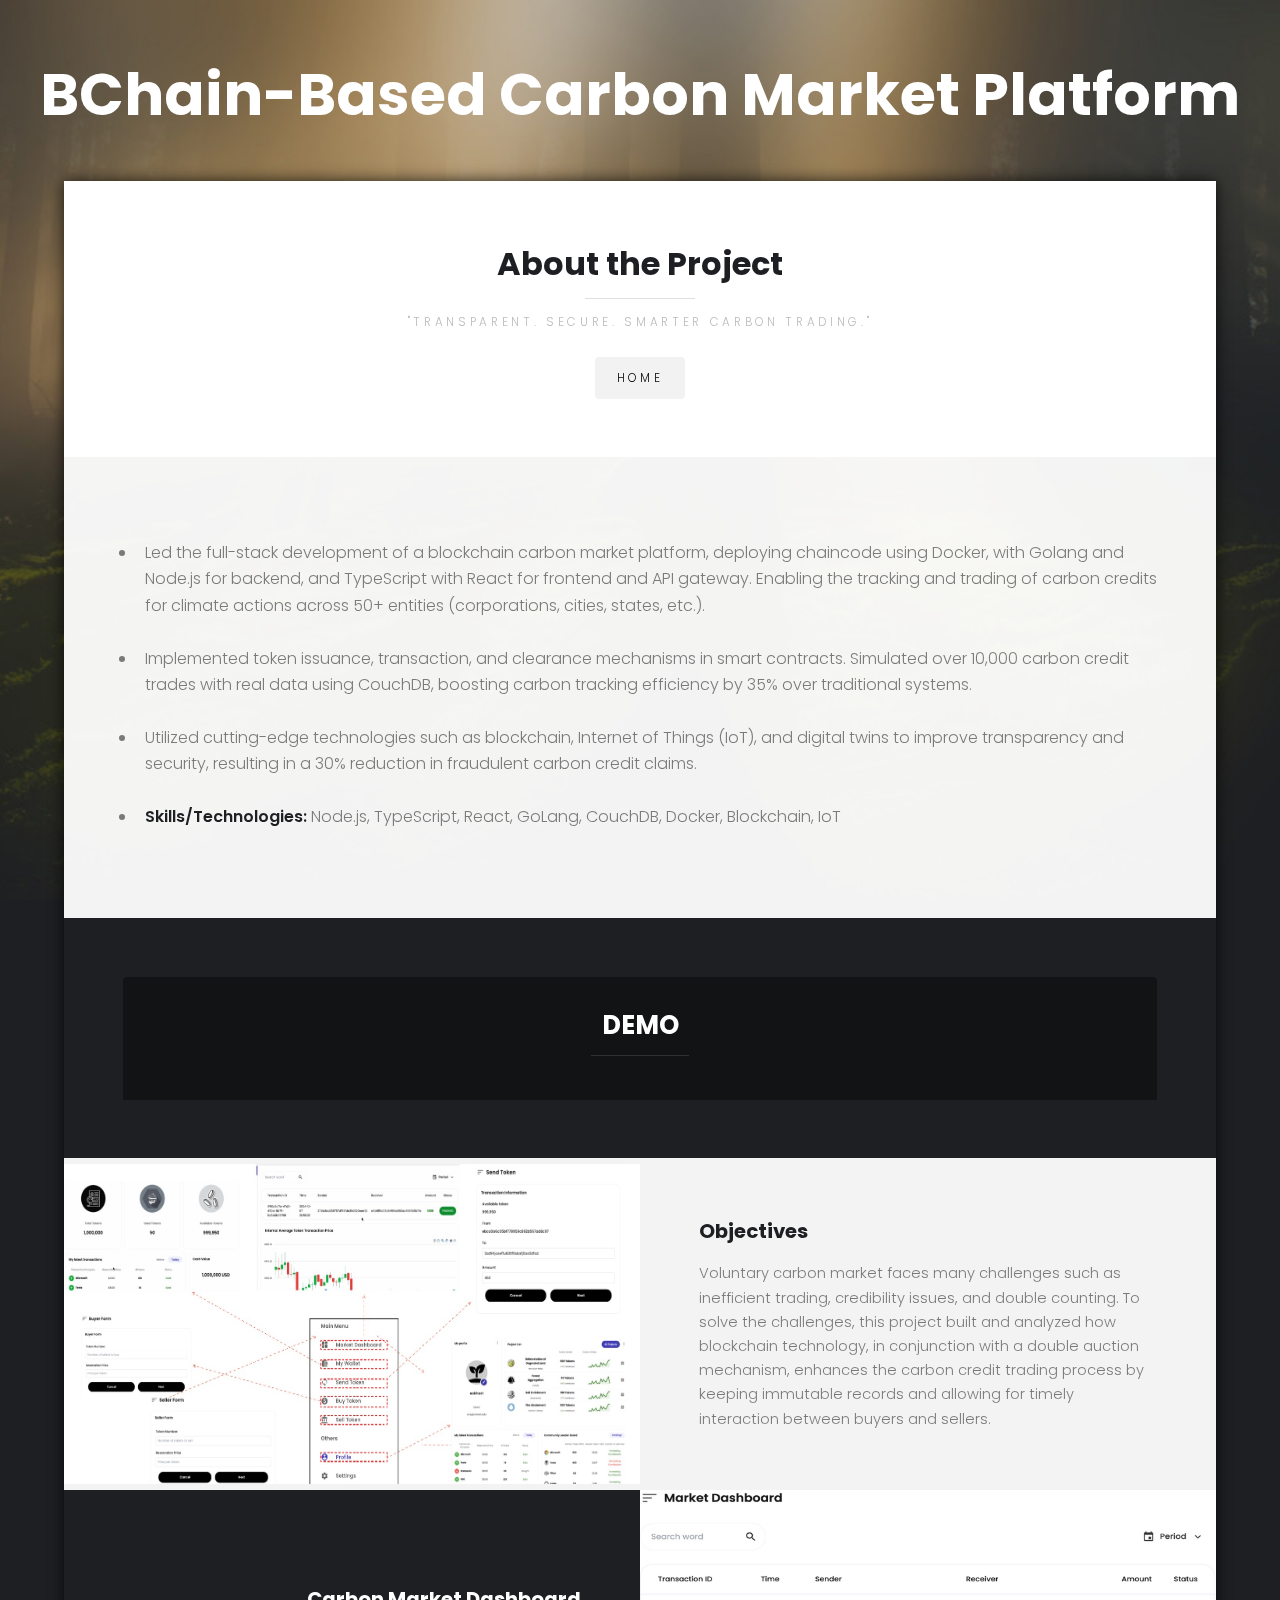
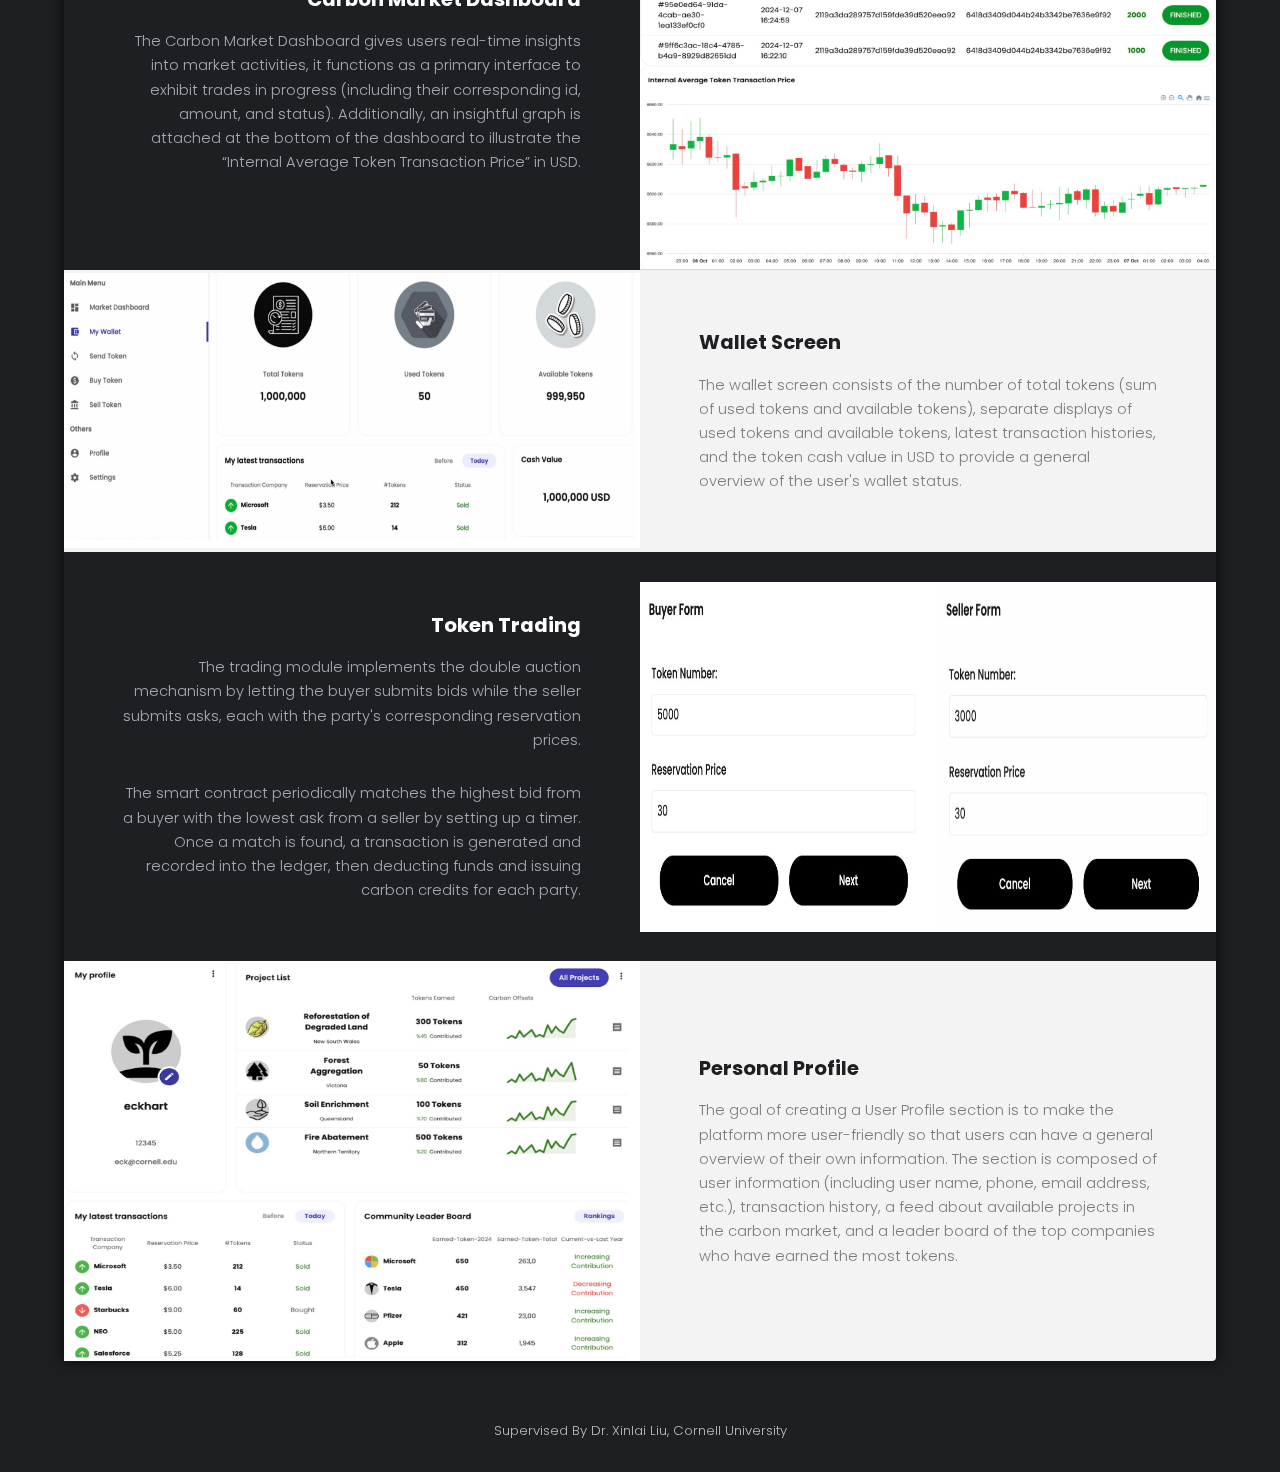
<file: bchain-cc.html>
<!DOCTYPE HTML>
<!--
	Caminar by TEMPLATED
	templated.co @templatedco
	Released for free under the Creative Commons Attribution 3.0 license (templated.co/license)
-->
<html><head>
	<title>Matthew Wang zw737@cornell.edu</title><meta charset="utf-8"><meta name="robots" content="index, follow, max-image-preview:large, max-snippet:-1, max-video-preview:-1"><meta name="viewport" content="width=device-width, initial-scale=1"><link rel="stylesheet" href="assets/css/main.css">
</head>

<body>
	<!-- <header class = "myheader">
		<a href="#" class="mylogo">Logo</a>

		<nav class="navbar">
			<a href="#">Home</a>
			<a href="#">About</a>
			<a href="#">Projects</a>
			<a href="#">Contact</a>
		</nav>
	</header> -->
		

		<!-- Header -->
			<header id="header"><div class="logo"><a href="#"> BChain-Based Carbon Market Platform </a></p>
				
			</header><!-- Main --><section id="main"><div class="inner">

				<!-- One -->
					<section id="one" class="wrapper style1">
						<!-- <div class="image fit flush">
							<img src="images/clinic.jpg" alt="" width="500" height="443"></div> -->
						<header class="special"><h2><font size="6">About the Project</font></h2>
							<p>"Transparent. Secure. Smarter Carbon Trading."</p><br>
							<p>
								<!-- <a href="https://github.com/Masasukam/Feature-Detection/" class="button">GitHub Repo</a>&nbsp;&nbsp;&nbsp;&nbsp; -->
								<!-- <a href="https://github.com/Masasukam/Clinic-Management-System" class="button">GitHub Repo</a>&nbsp;&nbsp;&nbsp;&nbsp; -->
								<a href="index.html" class="button">Home</a>
							</p>

						</header><div class="content">
							<!-- <p><center><font size = 6><strong>RELEASING IN APRIL, 2024</strong></font></center></p> --><br>
						<ul><font size=3>
							<li>Led the full-stack development of a blockchain carbon market platform, deploying chaincode using Docker, with Golang
                                and Node.js for backend, and TypeScript with React for frontend and API gateway. Enabling the tracking and trading of
                                carbon credits for climate actions across 50+ entities (corporations, cities, states, etc.).</li><br>
                            <li>Implemented token issuance, transaction, and clearance mechanisms in smart contracts. Simulated over 10,000 carbon
                                credit trades with real data using CouchDB, boosting carbon tracking efficiency by 35% over traditional systems.</li><br>
                            <li>Utilized cutting-edge technologies such as blockchain, Internet of Things (IoT), and digital twins to improve transparency
                                and security, resulting in a 30% reduction in fraudulent carbon credit claims.</li><br>
							<li><strong>Skills/Technologies:</strong> Node.js, TypeScript, React, GoLang, CouchDB, Docker, Blockchain, IoT </li>
						</font></ul>
						</div>
					</section><!-- Two --><section id="two" class="wrapper style2"><header><h2>DEMO</h2>
							<p></p>
						</header><div class="content">
							<!-- <div class="gallery">
								<div>
									<div class="image fit flush">
										<a href="images/pic03.jpg"><img src="images/pic03.jpg" alt="" width="600" height="300"></a>
									</div>
								</div>
								<div>
									<div class="image fit flush">
										<a href="images/pic01.jpg"><img src="images/pic01.jpg" alt="" width="600" height="300"></a>
									</div>
								</div>
								<div>
									<div class="image fit flush">
										<a href="images/pic04.jpg"><img src="images/pic04.jpg" alt="" width="600" height="300"></a>
									</div>
								</div>
								<div>
									<div class="image fit flush">
										<a href="images/pic05.jpg"><img src="images/pic05.jpg" alt="" width="600" height="300"></a>
									</div>
								</div>
							</div> -->
						<!-- </div> -->
					</section>
					
					<section id="three" class="wrapper">

						<div class="spotlight">
							<div class="image flush"><img src="images/overview.jpg" alt="" width="650" height="320"></div>
							<div class="inner">
								<h3>Objectives</h3>
								<p>Voluntary carbon market faces many challenges such as inefficient trading, credibility issues, and double counting. To solve the challenges, this project built and analyzed how blockchain technology, in conjunction with a double auction mechanism, enhances the carbon credit trading process by keeping immutable records and allowing for timely interaction between buyers and sellers.</p>
							</div>
						</div>
						<div class="spotlight alt">
							<div class="image flush"><img src="images/marketDashboard.jpg" alt="" width="700" height="380"></div>
							<div class="inner">
								<h3>Carbon Market Dashboard</h3>
								<p><FONT COLOR="#a7a9b1">The Carbon Market Dashboard gives users real-time insights into market activities, it functions as a primary interface to exhibit trades in progress (including their corresponding id, amount, and status). Additionally, an insightful graph is attached at the bottom of the dashboard to illustrate the “Internal Average Token Transaction Price” in USD.</FONT></p>

							</div>
						</div>
						<div class="spotlight">
							<div class="image flush"><img src="images/wallet.jpg" alt="" width="650" height="275"></div>
							<div class="inner">
								<h3>Wallet Screen</h3>
								<p>The wallet screen consists of the number of total tokens (sum of used tokens and available tokens), separate displays of used tokens and available tokens, latest transaction histories, and the token cash value in USD to provide a general overview of the user's wallet status. </p>
							</div>
						</div>
						<div class="spotlight alt">
							<div class="image flush"><img src="images/trading.jpg" alt="" width="650" height="350"></div>
							<div class="inner">
								<h3>Token Trading</h3>
								<p><FONT COLOR="#a7a9b1">The trading module implements the double auction mechanism by letting the buyer submits bids while the seller submits asks, each with the party's corresponding reservation prices.</FONT></p>
                                <p><FONT COLOR="#a7a9b1">The smart contract periodically matches the highest bid from a buyer with the lowest ask from a seller by setting up a timer. Once a match is found, a transaction is generated and recorded into the ledger, then deducting funds and issuing carbon credits for each party. </FONT></p>
							</div>
						</div>
						<div class="spotlight ">
							<div class="image flush"><img src="images/profile.jpg" alt="" width="700" height="400"></div>
							<div class="inner">
								<h3>Personal Profile</h3>
								<p>The goal of creating a User Profile section is to make the platform more user-friendly so that users can have a general overview of their own information. The section is composed of user information (including user name, phone, email address, etc.), transaction history, a feed about available projects in the carbon market, and a leader board of the top companies who have earned the most tokens.</p>

							</div>
						</div>

					</section></div>
					
			</section>
			
			<!-- <a href="index.html" class="button">Home</a> -->


			<!-- Footer --><footer id="footer"><div class="container">
				<div class="copyright">
					Supervised By Dr. Xinlai Liu, Cornell University
                </div>
			</footer>
		</div>

		<!-- Scripts -->
			<script src="assets/js/jquery.min.js"></script><script src="assets/js/jquery.poptrox.min.js"></script><script src="assets/js/skel.min.js"></script><script src="assets/js/util.js"></script><script src="assets/js/main.js"></script></body></html>
</file>
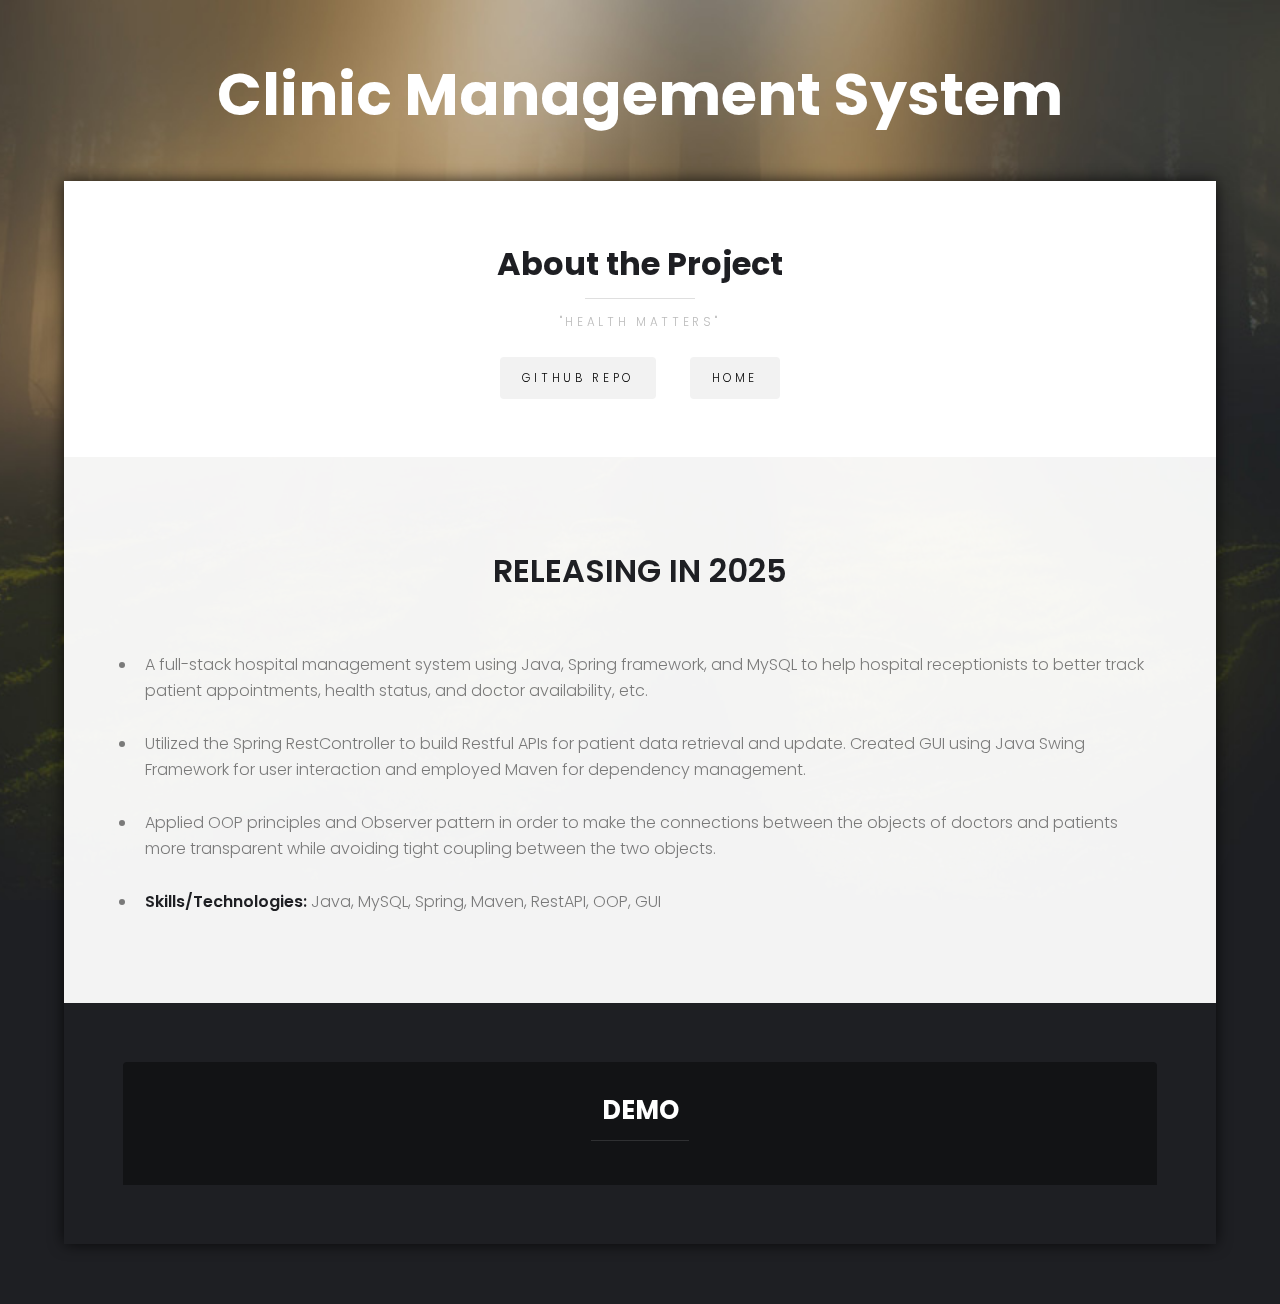
<file: clinic.html>
<!DOCTYPE HTML>
<!--
	Caminar by TEMPLATED
	templated.co @templatedco
	Released for free under the Creative Commons Attribution 3.0 license (templated.co/license)
-->
<html><head>
	<title>Matthew Wang zw737@cornell.edu</title><meta charset="utf-8"><meta name="robots" content="index, follow, max-image-preview:large, max-snippet:-1, max-video-preview:-1"><meta name="viewport" content="width=device-width, initial-scale=1"><link rel="stylesheet" href="assets/css/main.css">
</head>

<body>
	<!-- <header class = "myheader">
		<a href="#" class="mylogo">Logo</a>

		<nav class="navbar">
			<a href="#">Home</a>
			<a href="#">About</a>
			<a href="#">Projects</a>
			<a href="#">Contact</a>
		</nav>
	</header> -->
		

		<!-- Header -->
			<header id="header"><div class="logo"><a href="#"> Clinic Management System </a></p>
				
			</header><!-- Main --><section id="main"><div class="inner">

				<!-- One -->
					<section id="one" class="wrapper style1">
						<!-- <div class="image fit flush">
							<img src="images/clinic.jpg" alt="" width="500" height="443"></div> -->
						<header class="special"><h2><font size="6">About the Project</font></h2>
							<p>"Health matters"</p><br>
							<p>
								<a href="https://github.com/Masasukam/Hospital-Management-System" class="button">GitHub Repo</a>&nbsp;&nbsp;&nbsp;&nbsp;
								<!-- <a href="https://github.com/Masasukam/Clinic-Management-System" class="button">GitHub Repo</a>&nbsp;&nbsp;&nbsp;&nbsp; -->
								<a href="index.html" class="button">Home</a>
							</p>

						</header><div class="content">
							<p><center><font size = 6><strong>RELEASING IN 2025</strong></font></center></p><br>
						<ul><font size=3>
							<li>A full-stack hospital management system using Java, Spring framework, and MySQL to help
								hospital receptionists to better track patient appointments, health status, and doctor availability, etc. </li><br>
							<li>Utilized the Spring RestController to build Restful APIs for patient data retrieval and update. Created GUI using Java
								Swing Framework for user interaction and employed Maven for dependency management.</li><br>
							<li> Applied OOP principles and Observer pattern in order to make the connections between the objects of doctors and
								patients more transparent while avoiding tight coupling between the two objects.</li><br>
							<li><strong>Skills/Technologies:</strong> Java, MySQL, Spring, Maven, RestAPI, OOP, GUI </li>
						</font></ul>
						</div>
					</section><!-- Two --><section id="two" class="wrapper style2"><header><h2>DEMO</h2>
							<p></p>
						</header><div class="content">
							<!-- <div class="gallery">
								<div>
									<div class="image fit flush">
										<a href="images/pic03.jpg"><img src="images/pic03.jpg" alt="" width="600" height="300"></a>
									</div>
								</div>
								<div>
									<div class="image fit flush">
										<a href="images/pic01.jpg"><img src="images/pic01.jpg" alt="" width="600" height="300"></a>
									</div>
								</div>
								<div>
									<div class="image fit flush">
										<a href="images/pic04.jpg"><img src="images/pic04.jpg" alt="" width="600" height="300"></a>
									</div>
								</div>
								<div>
									<div class="image fit flush">
										<a href="images/pic05.jpg"><img src="images/pic05.jpg" alt="" width="600" height="300"></a>
									</div>
								</div>
							</div> -->
						<!-- </div> -->
					</section>
					
					<section id="three" class="wrapper">
						<!-- <div class="spotlight">
							<div class="image flush"><img src="images/pic06.jpg" alt="" width="700" height="430"></div>
							<div class="inner">
								<h3>Clinic Management System</h3>
								<p>Curabitur eget semper ante. Morbi eleifend ultricies est, a blandit diam vehicula vel. Vestibulum porttitor nisi quis viverra hendrerit. Suspendisse vel volutpat nibh, vel elementum lacus. Maecenas commodo pulvinar dui, at cursus metus imperdiet vel.</p>
							</div>
						</div>
						<div class="spotlight alt">
							<div class="image flush"><img src="images/pic07.jpg" alt="" width="700" height="430"></div>
							<div class="inner">
								<h3>Website Generator</h3>
								<p>Curabitur eget semper ante. Morbi eleifend ultricies est, a blandit diam vehicula vel. Vestibulum porttitor nisi quis viverra hendrerit. Suspendisse vel volutpat nibh, vel elementum lacus. Maecenas commodo pulvinar dui, at cursus metus imperdiet vel.</p>

							</div>
						</div>
						<div class="spotlight">
							<div class="image flush"><img src="images/pic08.jpg" alt="" width="700" height="430"></div>
							<div class="inner">
								<h3>Parallel Computing Fish School Search</h3>
								<p>Curabitur eget semper ante. Morbi eleifend ultricies est, a blandit diam vehicula vel. Vestibulum porttitor nisi quis viverra hendrerit. Suspendisse vel volutpat nibh, vel elementum lacus. Maecenas commodo pulvinar dui, at cursus metus imperdiet vel.</p>

							</div>
						</div>
						<div class="spotlight alt">
							<div class="image flush"><img src="images/pic07.jpg" alt="" width="700" height="430"></div>
							<div class="inner">
								<h3>Feature Detection</h3>
								<p>Curabitur eget semper ante. Morbi eleifend ultricies est, a blandit diam vehicula vel. Vestibulum porttitor nisi quis viverra hendrerit. Suspendisse vel volutpat nibh, vel elementum lacus. Maecenas commodo pulvinar dui, at cursus metus imperdiet vel.</p>

							</div>
						</div> -->
						<!-- <a href="index.html" class="button">Home</a> -->
					</section></div>
					
			</section>
			
			<!-- Footer --><footer id="footer"><div class="container">
				
			</footer>
		</div>

		<!-- Scripts -->
			<script src="assets/js/jquery.min.js"></script><script src="assets/js/jquery.poptrox.min.js"></script><script src="assets/js/skel.min.js"></script><script src="assets/js/util.js"></script><script src="assets/js/main.js"></script></body></html>
</file>
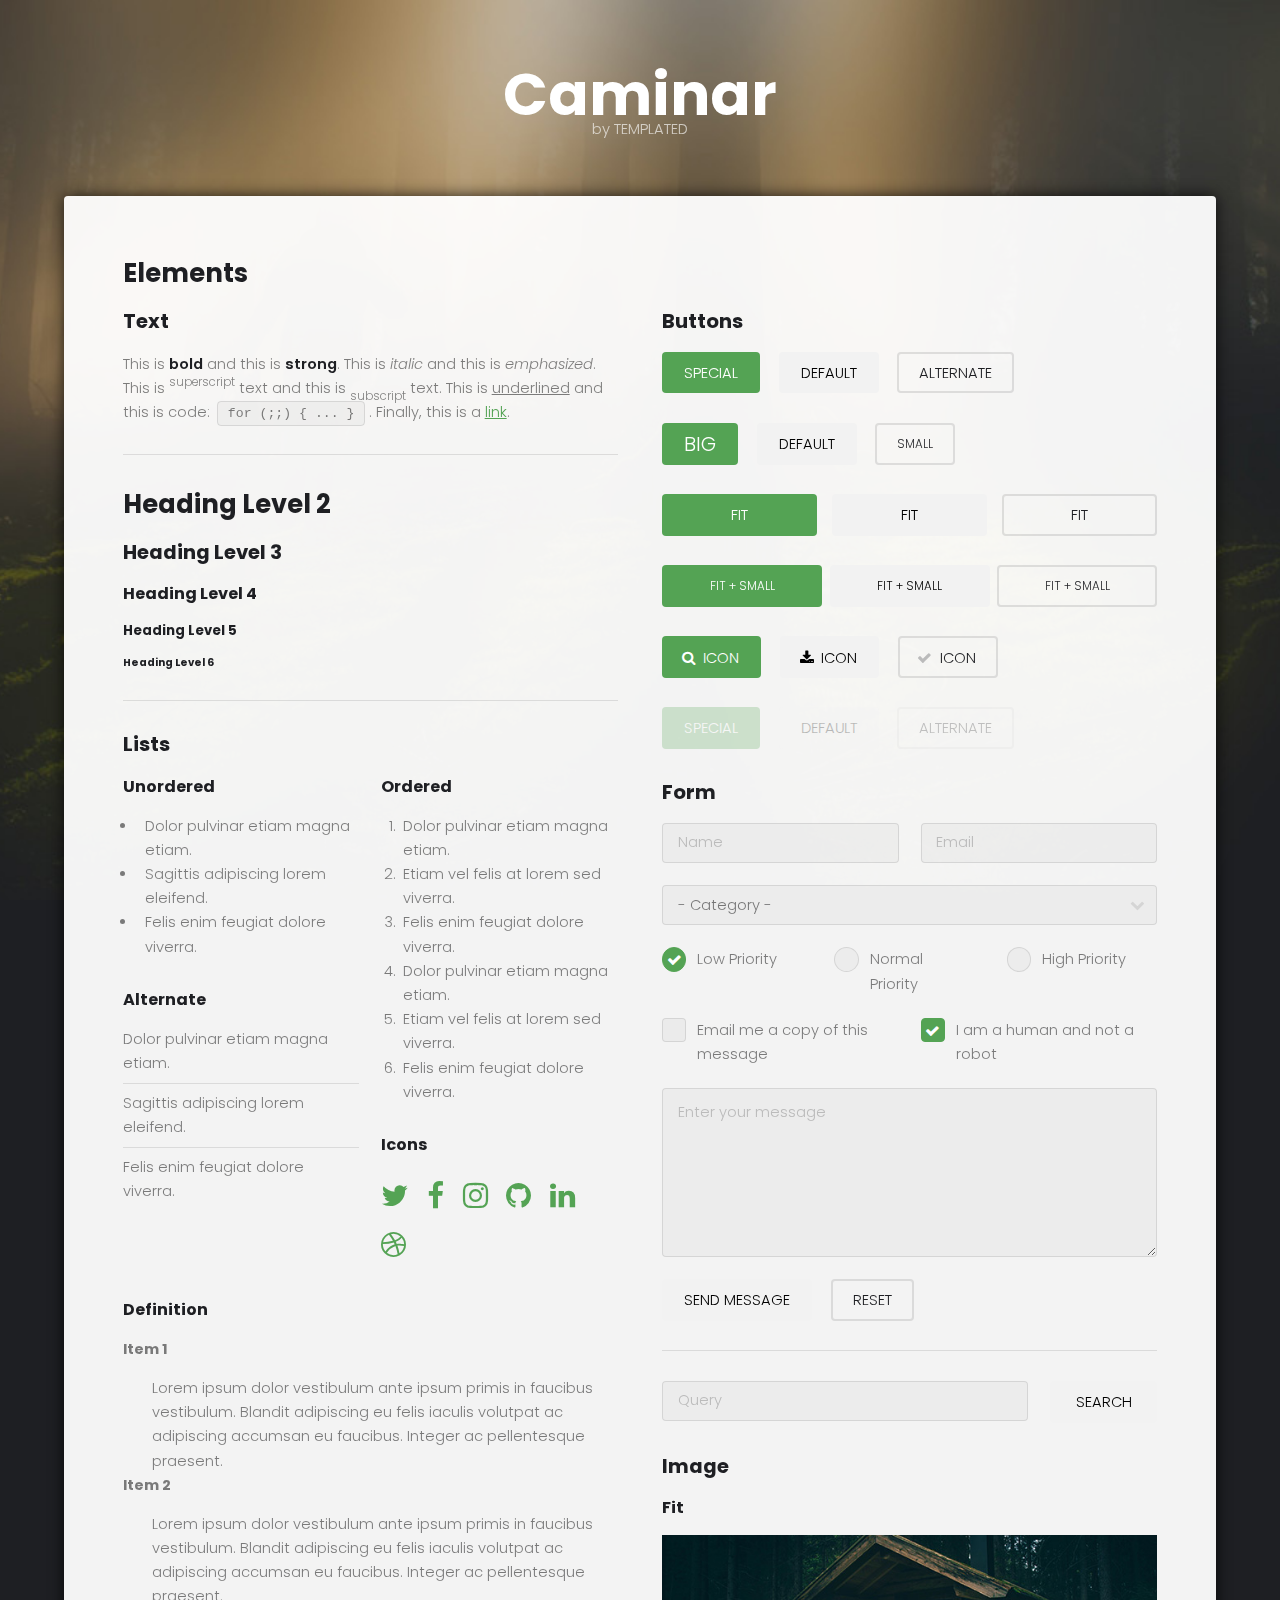
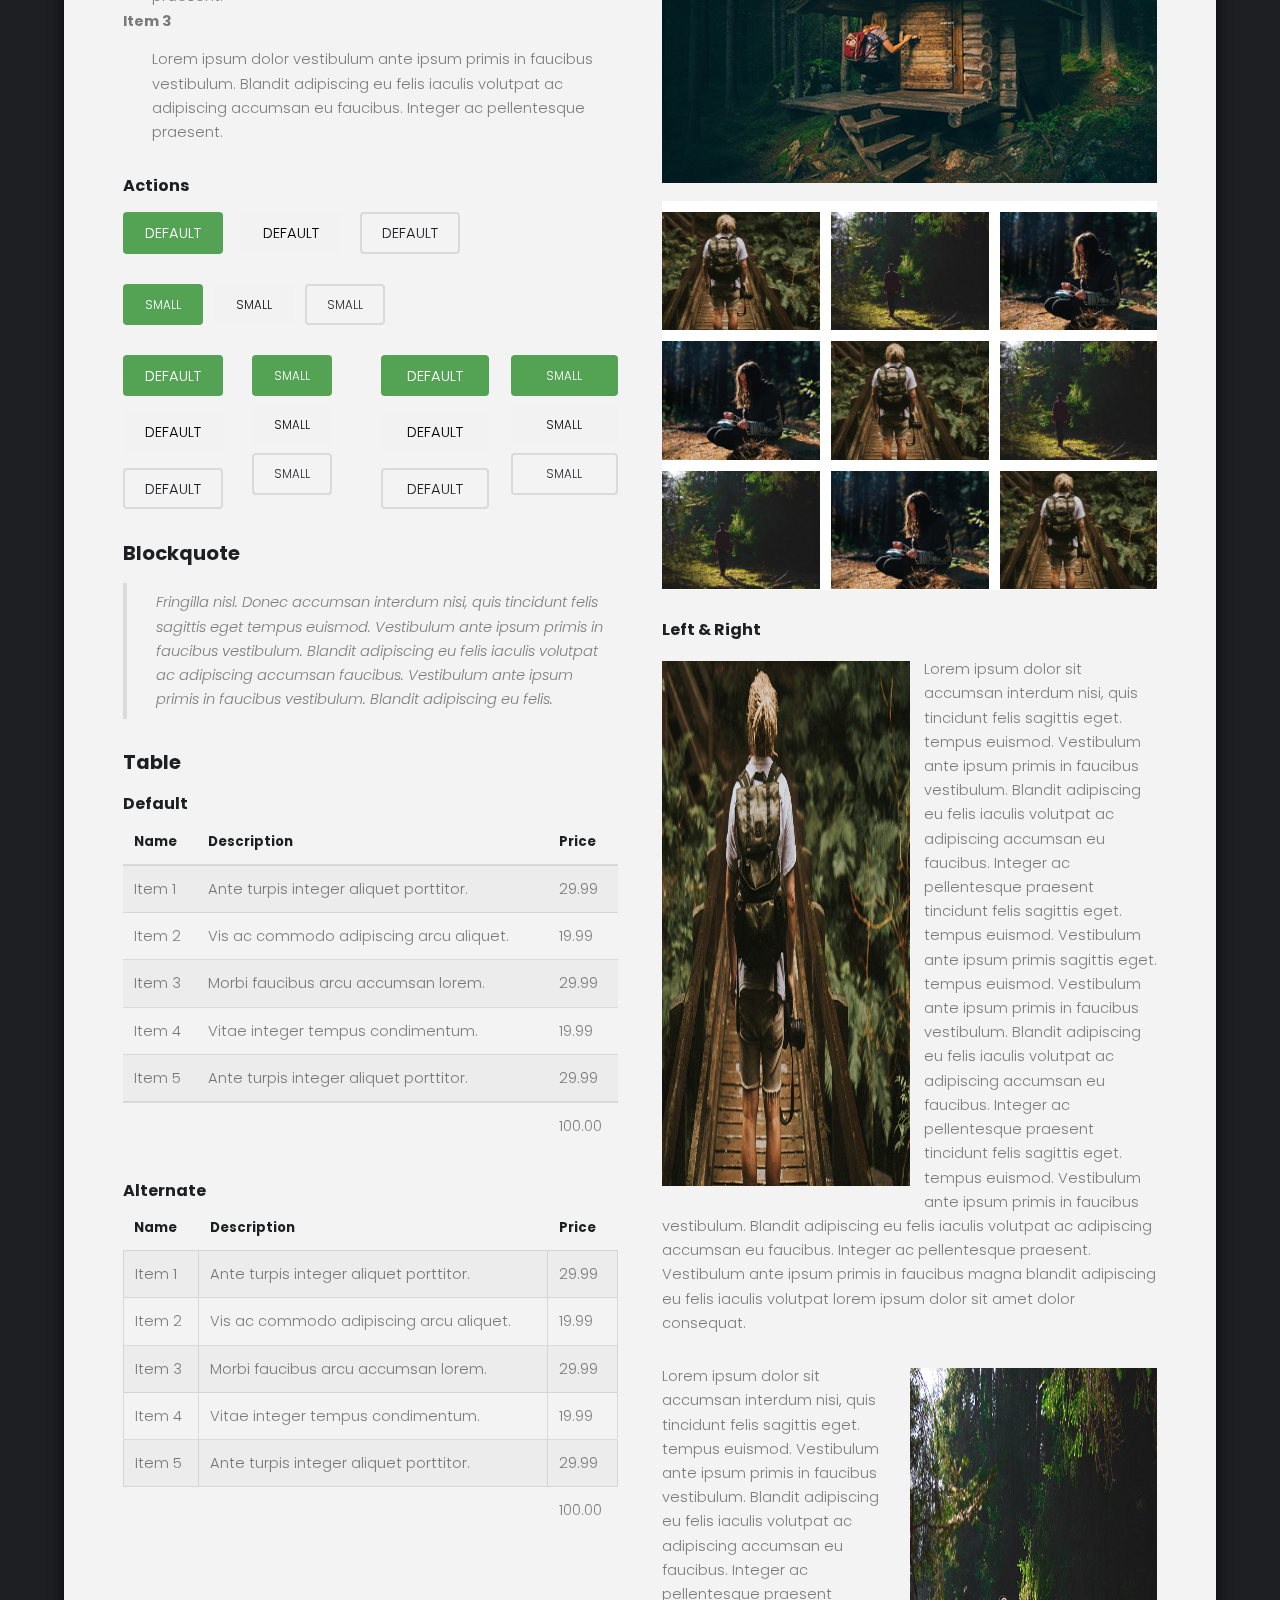
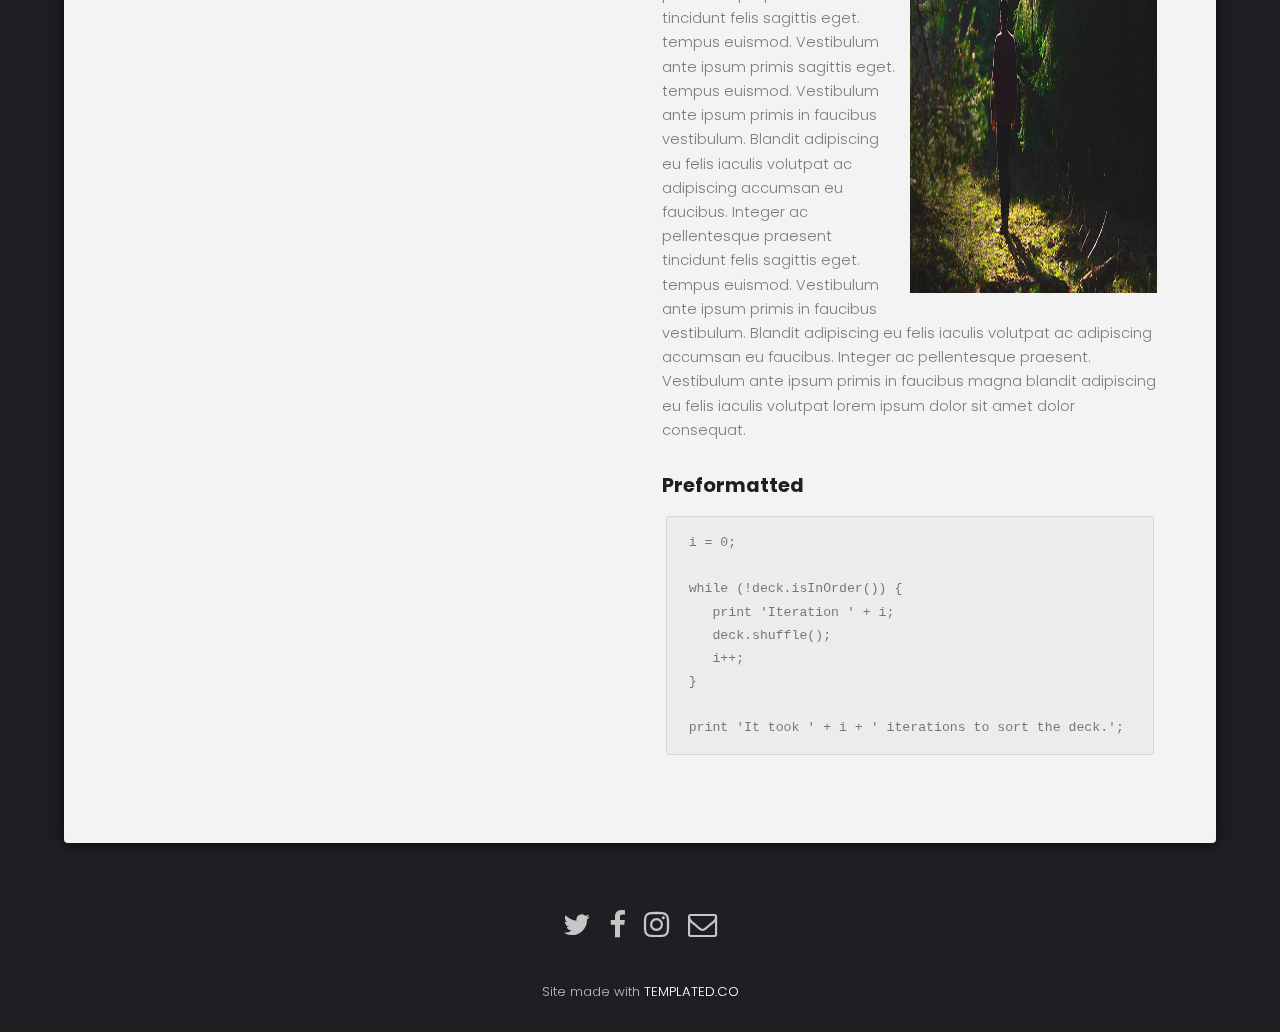
<file: elements.html>
<!DOCTYPE HTML>
<!--
	Caminar by TEMPLATED
	templated.co @templatedco
	Released for free under the Creative Commons Attribution 3.0 license (templated.co/license)
--><html><head><title>Caminar by TEMPLATED</title><meta charset="utf-8"><meta name="robots" content="index, follow, max-image-preview:large, max-snippet:-1, max-video-preview:-1"><meta name="viewport" content="width=device-width, initial-scale=1"><link rel="stylesheet" href="assets/css/main.css"></head><body>

		<!-- Header -->
			<header id="header"><div class="logo"><a href="#">Caminar <span>by TEMPLATED</span></a></div>
			</header><!-- Main --><section id="main"><div class="inner">
					<div class="wrapper style1">
						<div class="content">

							<!-- Elements -->
								<h2 id="elements">Elements</h2>
								<div class="row 200%">
									<div class="6u 12u$(medium)">

										<!-- Text stuff -->
											<h3>Text</h3>
											<p>This is <b>bold</b> and this is <strong>strong</strong>. This is <i>italic</i> and this is <em>emphasized</em>.
											This is <sup>superscript</sup> text and this is <sub>subscript</sub> text.
											This is <u>underlined</u> and this is code: <code>for (;;) { ... }</code>.
											Finally, this is a <a href="#">link</a>.</p>
											<hr><h2>Heading Level 2</h2>
											<h3>Heading Level 3</h3>
											<h4>Heading Level 4</h4>
											<h5>Heading Level 5</h5>
											<h6>Heading Level 6</h6>
											<hr><!-- Lists --><h3>Lists</h3>
											<div class="row">
												<div class="6u 12u$(small)">

													<h4>Unordered</h4>
													<ul><li>Dolor pulvinar etiam magna etiam.</li>
														<li>Sagittis adipiscing lorem eleifend.</li>
														<li>Felis enim feugiat dolore viverra.</li>
													</ul><h4>Alternate</h4>
													<ul class="alt"><li>Dolor pulvinar etiam magna etiam.</li>
														<li>Sagittis adipiscing lorem eleifend.</li>
														<li>Felis enim feugiat dolore viverra.</li>
													</ul></div>
												<div class="6u$ 12u$(small)">

													<h4>Ordered</h4>
													<ol><li>Dolor pulvinar etiam magna etiam.</li>
														<li>Etiam vel felis at lorem sed viverra.</li>
														<li>Felis enim feugiat dolore viverra.</li>
														<li>Dolor pulvinar etiam magna etiam.</li>
														<li>Etiam vel felis at lorem sed viverra.</li>
														<li>Felis enim feugiat dolore viverra.</li>
													</ol><h4>Icons</h4>
													<ul class="icons"><li><a href="#" class="icon fa-twitter"><span class="label">Twitter</span></a></li>
														<li><a href="#" class="icon fa-facebook"><span class="label">Facebook</span></a></li>
														<li><a href="#" class="icon fa-instagram"><span class="label">Instagram</span></a></li>
														<li><a href="#" class="icon fa-github"><span class="label">Github</span></a></li>
														<li><a href="#" class="icon fa-linkedin"><span class="label">LinkedIn</span></a></li>
														<li><a href="#" class="icon fa-dribbble"><span class="label">Dribbble</span></a></li>
													</ul></div>
											</div>
											<h4>Definition</h4>
											<dl><dt>Item 1</dt>
												<dd>
													<p>Lorem ipsum dolor vestibulum ante ipsum primis in faucibus vestibulum. Blandit adipiscing eu felis iaculis volutpat ac adipiscing accumsan eu faucibus. Integer ac pellentesque praesent.</p>
												</dd>
												<dt>Item 2</dt>
												<dd>
													<p>Lorem ipsum dolor vestibulum ante ipsum primis in faucibus vestibulum. Blandit adipiscing eu felis iaculis volutpat ac adipiscing accumsan eu faucibus. Integer ac pellentesque praesent.</p>
												</dd>
												<dt>Item 3</dt>
												<dd>
													<p>Lorem ipsum dolor vestibulum ante ipsum primis in faucibus vestibulum. Blandit adipiscing eu felis iaculis volutpat ac adipiscing accumsan eu faucibus. Integer ac pellentesque praesent.</p>
												</dd>
											</dl><h4>Actions</h4>
											<ul class="actions"><li><a href="#" class="button special">Default</a></li>
												<li><a href="#" class="button">Default</a></li>
												<li><a href="#" class="button alt">Default</a></li>
											</ul><ul class="actions small"><li><a href="#" class="button special small">Small</a></li>
												<li><a href="#" class="button small">Small</a></li>
												<li><a href="#" class="button alt small">Small</a></li>
											</ul><div class="row">
												<div class="3u 12u$(small)">
													<ul class="actions vertical"><li><a href="#" class="button special">Default</a></li>
														<li><a href="#" class="button">Default</a></li>
														<li><a href="#" class="button alt">Default</a></li>
													</ul></div>
												<div class="3u 12u$(small)">
													<ul class="actions vertical small"><li><a href="#" class="button special small">Small</a></li>
														<li><a href="#" class="button small">Small</a></li>
														<li><a href="#" class="button alt small">Small</a></li>
													</ul></div>
												<div class="3u 12u$(small)">
													<ul class="actions vertical"><li><a href="#" class="button special fit">Default</a></li>
														<li><a href="#" class="button fit">Default</a></li>
														<li><a href="#" class="button alt fit">Default</a></li>
													</ul></div>
												<div class="3u$ 12u$(small)">
													<ul class="actions vertical small"><li><a href="#" class="button special small fit">Small</a></li>
														<li><a href="#" class="button small fit">Small</a></li>
														<li><a href="#" class="button alt small fit">Small</a></li>
													</ul></div>
											</div>

										<!-- Blockquote -->
											<h3>Blockquote</h3>
											<blockquote>Fringilla nisl. Donec accumsan interdum nisi, quis tincidunt felis sagittis eget tempus euismod. Vestibulum ante ipsum primis in faucibus vestibulum. Blandit adipiscing eu felis iaculis volutpat ac adipiscing accumsan faucibus. Vestibulum ante ipsum primis in faucibus vestibulum. Blandit adipiscing eu felis.</blockquote>

										<!-- Table -->
											<h3>Table</h3>

											<h4>Default</h4>
											<div class="table-wrapper">
												<table><thead><tr><th>Name</th>
															<th>Description</th>
															<th>Price</th>
														</tr></thead><tbody><tr><td>Item 1</td>
															<td>Ante turpis integer aliquet porttitor.</td>
															<td>29.99</td>
														</tr><tr><td>Item 2</td>
															<td>Vis ac commodo adipiscing arcu aliquet.</td>
															<td>19.99</td>
														</tr><tr><td>Item 3</td>
															<td> Morbi faucibus arcu accumsan lorem.</td>
															<td>29.99</td>
														</tr><tr><td>Item 4</td>
															<td>Vitae integer tempus condimentum.</td>
															<td>19.99</td>
														</tr><tr><td>Item 5</td>
															<td>Ante turpis integer aliquet porttitor.</td>
															<td>29.99</td>
														</tr></tbody><tfoot><tr><td colspan="2"></td>
															<td>100.00</td>
														</tr></tfoot></table></div>

											<h4>Alternate</h4>
											<div class="table-wrapper">
												<table class="alt"><thead><tr><th>Name</th>
															<th>Description</th>
															<th>Price</th>
														</tr></thead><tbody><tr><td>Item 1</td>
															<td>Ante turpis integer aliquet porttitor.</td>
															<td>29.99</td>
														</tr><tr><td>Item 2</td>
															<td>Vis ac commodo adipiscing arcu aliquet.</td>
															<td>19.99</td>
														</tr><tr><td>Item 3</td>
															<td> Morbi faucibus arcu accumsan lorem.</td>
															<td>29.99</td>
														</tr><tr><td>Item 4</td>
															<td>Vitae integer tempus condimentum.</td>
															<td>19.99</td>
														</tr><tr><td>Item 5</td>
															<td>Ante turpis integer aliquet porttitor.</td>
															<td>29.99</td>
														</tr></tbody><tfoot><tr><td colspan="2"></td>
															<td>100.00</td>
														</tr></tfoot></table></div>

									</div>
									<div class="6u$ 12u$(medium)">

										<!-- Buttons -->
											<h3>Buttons</h3>
											<ul class="actions"><li><a href="#" class="button special">Special</a></li>
												<li><a href="#" class="button">Default</a></li>
												<li><a href="#" class="button alt">Alternate</a></li>
											</ul><ul class="actions"><li><a href="#" class="button special big">Big</a></li>
												<li><a href="#" class="button">Default</a></li>
												<li><a href="#" class="button alt small">Small</a></li>
											</ul><ul class="actions fit"><li><a href="#" class="button special fit">Fit</a></li>
												<li><a href="#" class="button fit">Fit</a></li>
												<li><a href="#" class="button alt fit">Fit</a></li>
											</ul><ul class="actions fit small"><li><a href="#" class="button special fit small">Fit + Small</a></li>
												<li><a href="#" class="button fit small">Fit + Small</a></li>
												<li><a href="#" class="button alt fit small">Fit + Small</a></li>
											</ul><ul class="actions"><li><a href="#" class="button special icon fa-search">Icon</a></li>
												<li><a href="#" class="button icon fa-download">Icon</a></li>
												<li><a href="#" class="button alt icon fa-check">Icon</a></li>
											</ul><ul class="actions"><li><span class="button special disabled">Special</span></li>
												<li><span class="button disabled">Default</span></li>
												<li><span class="button alt disabled">Alternate</span></li>
											</ul><!-- Form --><h3>Form</h3>

											<form method="post" action="#">
												<div class="row uniform">
													<div class="6u 12u$(xsmall)">
														<input type="text" name="name" id="name" value="" placeholder="Name"></div>
													<div class="6u$ 12u$(xsmall)">
														<input type="email" name="email" id="email" value="" placeholder="Email"></div>
													<!-- Break -->
													<div class="12u$">
														<div class="select-wrapper">
															<select name="category" id="category"><option value="">- Category -</option><option value="1">Manufacturing</option><option value="1">Shipping</option><option value="1">Administration</option><option value="1">Human Resources</option></select></div>
													</div>
													<!-- Break -->
													<div class="4u 12u$(small)">
														<input type="radio" id="priority-low" name="priority" checked><label for="priority-low">Low Priority</label>
													</div>
													<div class="4u 12u$(small)">
														<input type="radio" id="priority-normal" name="priority"><label for="priority-normal">Normal Priority</label>
													</div>
													<div class="4u$ 12u$(small)">
														<input type="radio" id="priority-high" name="priority"><label for="priority-high">High Priority</label>
													</div>
													<!-- Break -->
													<div class="6u 12u$(small)">
														<input type="checkbox" id="copy" name="copy"><label for="copy">Email me a copy of this message</label>
													</div>
													<div class="6u$ 12u$(small)">
														<input type="checkbox" id="human" name="human" checked><label for="human">I am a human and not a robot</label>
													</div>
													<!-- Break -->
													<div class="12u$">
														<textarea name="message" id="message" placeholder="Enter your message" rows="6"></textarea></div>
													<!-- Break -->
													<div class="12u$">
														<ul class="actions"><li><input type="submit" value="Send Message"></li>
															<li><input type="reset" value="Reset" class="alt"></li>
														</ul></div>
												</div>
											</form>

											<hr><form method="post" action="#">
												<div class="row uniform">
													<div class="9u 12u$(small)">
														<input type="text" name="query" id="query" value="" placeholder="Query"></div>
													<div class="3u$ 12u$(small)">
														<input type="submit" value="Search" class="fit"></div>
												</div>
											</form>

										<!-- Image -->
											<h3>Image</h3>

											<h4>Fit</h4>
											<span class="image fit"><img src="images/pic01.jpg" alt="" width="600" height="300"></span>
											<div class="box alt">
												<div class="row 50% uniform">
													<div class="4u"><span class="image fit"><img src="images/pic06.jpg" alt="" width="700" height="525"></span></div>
													<div class="4u"><span class="image fit"><img src="images/pic07.jpg" alt="" width="700" height="525"></span></div>
													<div class="4u$"><span class="image fit"><img src="images/pic08.jpg" alt="" width="700" height="525"></span></div>
													<!-- Break -->
													<div class="4u"><span class="image fit"><img src="images/pic08.jpg" alt="" width="700" height="525"></span></div>
													<div class="4u"><span class="image fit"><img src="images/pic06.jpg" alt="" width="700" height="525"></span></div>
													<div class="4u$"><span class="image fit"><img src="images/pic07.jpg" alt="" width="700" height="525"></span></div>
													<!-- Break -->
													<div class="4u"><span class="image fit"><img src="images/pic07.jpg" alt="" width="700" height="525"></span></div>
													<div class="4u"><span class="image fit"><img src="images/pic08.jpg" alt="" width="700" height="525"></span></div>
													<div class="4u$"><span class="image fit"><img src="images/pic06.jpg" alt="" width="700" height="525"></span></div>
												</div>
											</div>

											<h4>Left &amp; Right</h4>
											<p><span class="image left"><img src="images/pic06.jpg" alt="" width="700" height="525"></span>Lorem ipsum dolor sit accumsan interdum nisi, quis tincidunt felis sagittis eget. tempus euismod. Vestibulum ante ipsum primis in faucibus vestibulum. Blandit adipiscing eu felis iaculis volutpat ac adipiscing accumsan eu faucibus. Integer ac pellentesque praesent tincidunt felis sagittis eget. tempus euismod. Vestibulum ante ipsum primis sagittis eget. tempus euismod. Vestibulum ante ipsum primis in faucibus vestibulum. Blandit adipiscing eu felis iaculis volutpat ac adipiscing accumsan eu faucibus. Integer ac pellentesque praesent tincidunt felis sagittis eget. tempus euismod. Vestibulum ante ipsum primis in faucibus vestibulum. Blandit adipiscing eu felis iaculis volutpat ac adipiscing accumsan eu faucibus. Integer ac pellentesque praesent. Vestibulum ante ipsum primis in faucibus magna blandit adipiscing eu felis iaculis volutpat lorem ipsum dolor sit amet dolor consequat.</p>
											<p><span class="image right"><img src="images/pic07.jpg" alt="" width="700" height="525"></span>Lorem ipsum dolor sit accumsan interdum nisi, quis tincidunt felis sagittis eget. tempus euismod. Vestibulum ante ipsum primis in faucibus vestibulum. Blandit adipiscing eu felis iaculis volutpat ac adipiscing accumsan eu faucibus. Integer ac pellentesque praesent tincidunt felis sagittis eget. tempus euismod. Vestibulum ante ipsum primis sagittis eget. tempus euismod. Vestibulum ante ipsum primis in faucibus vestibulum. Blandit adipiscing eu felis iaculis volutpat ac adipiscing accumsan eu faucibus. Integer ac pellentesque praesent tincidunt felis sagittis eget. tempus euismod. Vestibulum ante ipsum primis in faucibus vestibulum. Blandit adipiscing eu felis iaculis volutpat ac adipiscing accumsan eu faucibus. Integer ac pellentesque praesent. Vestibulum ante ipsum primis in faucibus magna blandit adipiscing eu felis iaculis volutpat lorem ipsum dolor sit amet dolor consequat.</p>

										<!-- Preformatted Code -->
											<h3>Preformatted</h3>
											<pre><code>i = 0;

while (!deck.isInOrder()) {
   print 'Iteration ' + i;
   deck.shuffle();
   i++;
}

print 'It took ' + i + ' iterations to sort the deck.';
</code></pre>

									</div>
								</div>
							</div>

						</div>
					</div>
			</section><!-- Footer --><footer id="footer"><div class="container">
					<ul class="icons"><li><a href="#" class="icon fa-twitter"><span class="label">Twitter</span></a></li>
						<li><a href="#" class="icon fa-facebook"><span class="label">Facebook</span></a></li>
						<li><a href="#" class="icon fa-instagram"><span class="label">Instagram</span></a></li>
						<li><a href="#" class="icon fa-envelope-o"><span class="label">Email</span></a></li>
					</ul></div>
			</footer><div class="copyright">
			Site made with <a href="https://templated.co/">TEMPLATED.CO</a>
		</div>

		<!-- Scripts -->
			<script src="assets/js/jquery.min.js"></script><script src="assets/js/jquery.poptrox.min.js"></script><script src="assets/js/skel.min.js"></script><script src="assets/js/util.js"></script><script src="assets/js/main.js"></script></body></html>
</file>
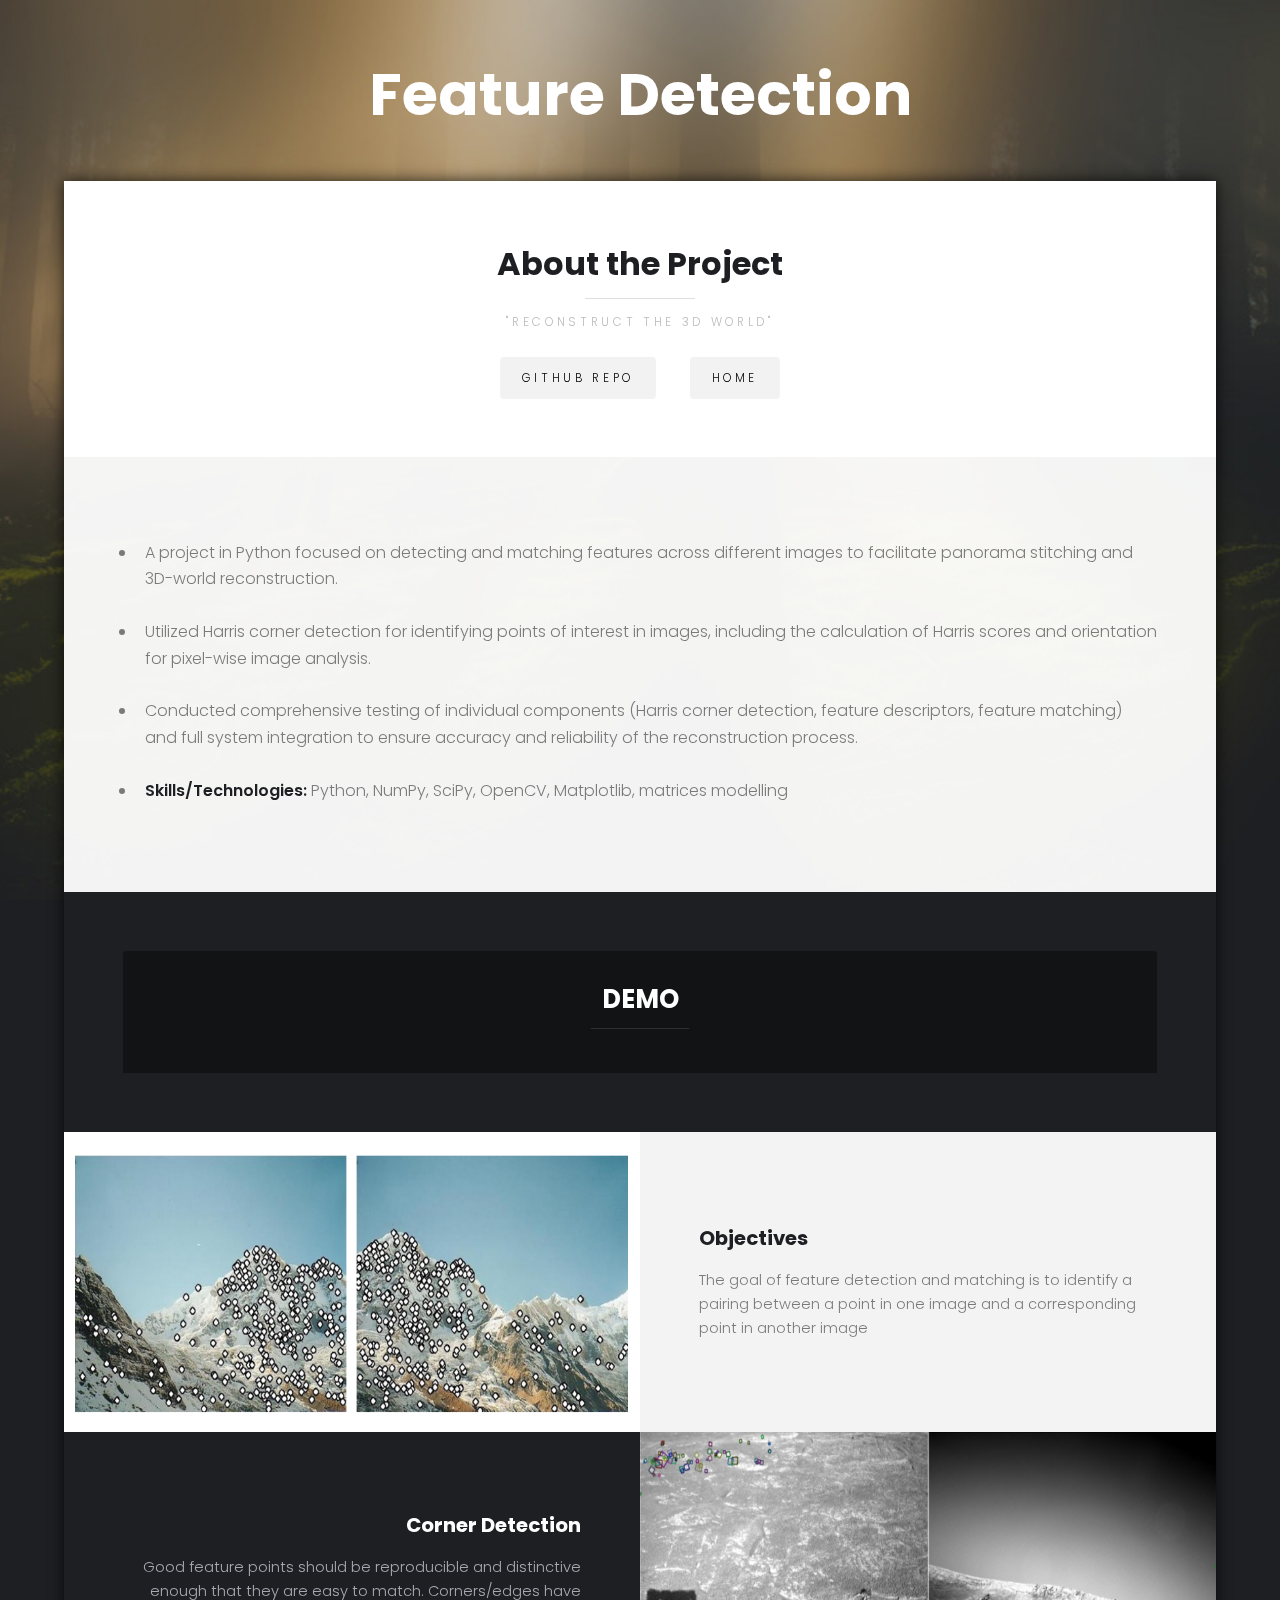
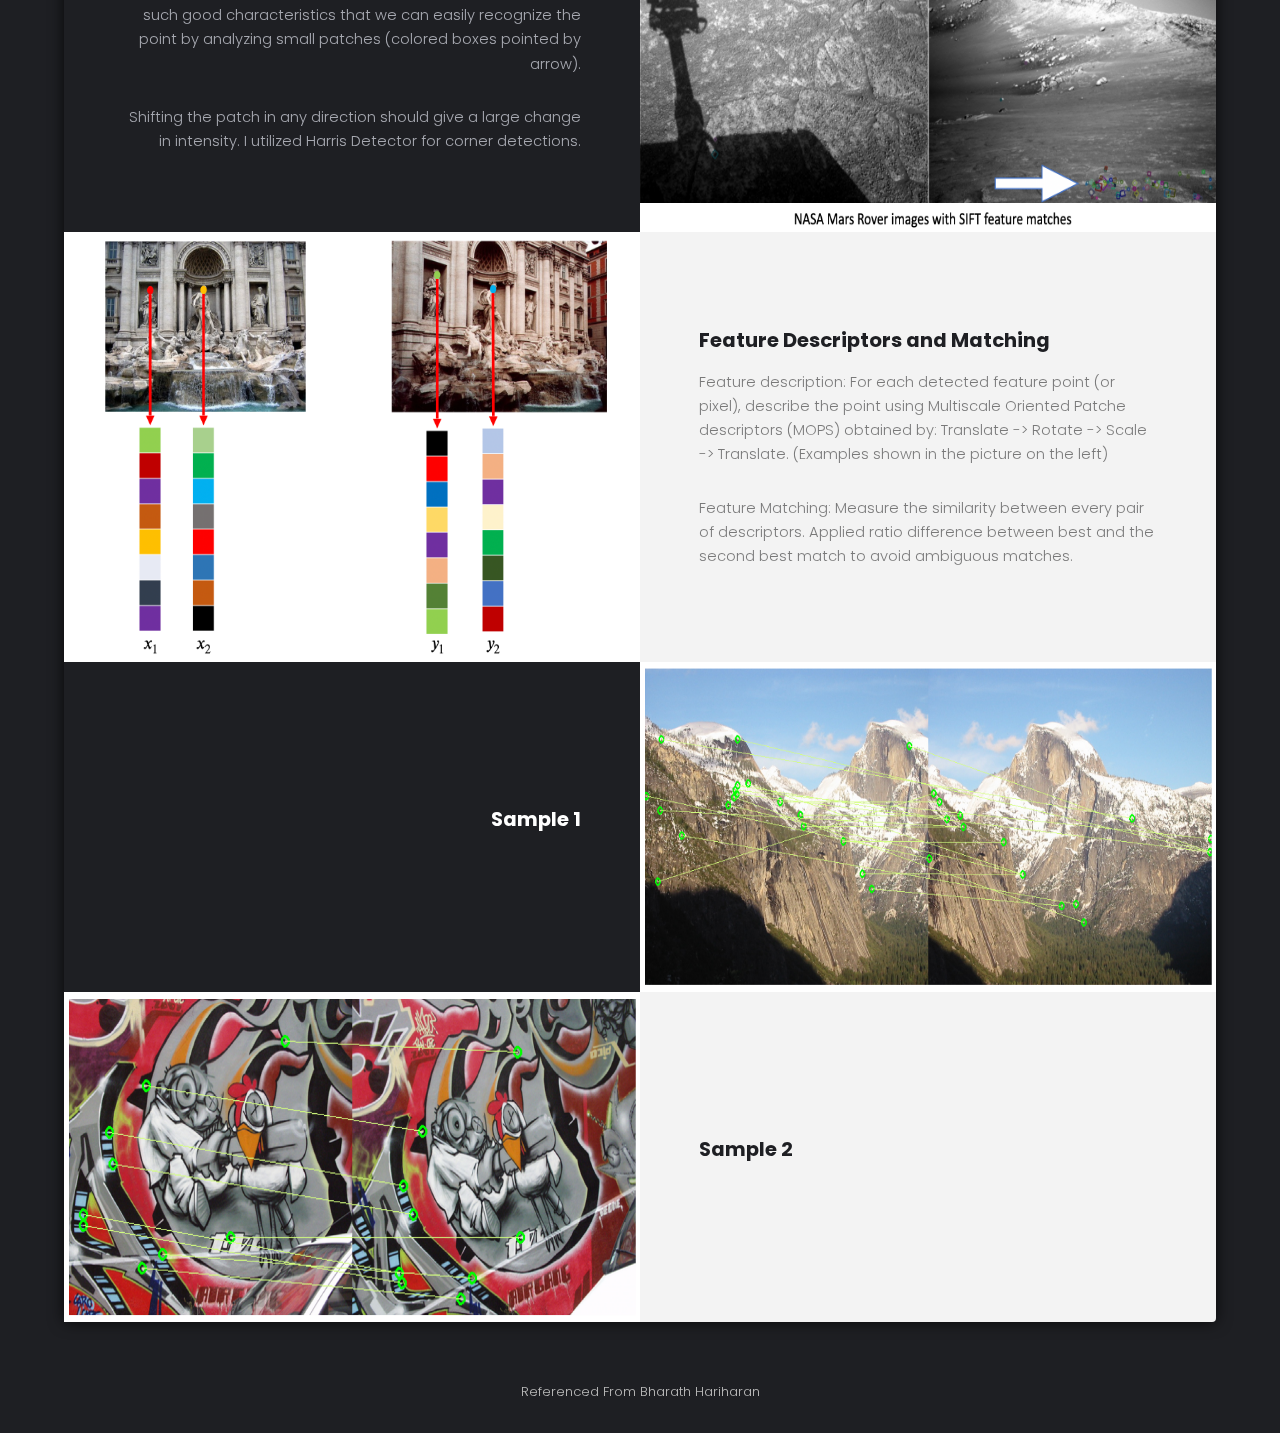
<file: feature.html>
<!DOCTYPE HTML>
<!--
	Caminar by TEMPLATED
	templated.co @templatedco
	Released for free under the Creative Commons Attribution 3.0 license (templated.co/license)
-->
<html><head>
	<title>Matthew Wang zw737@cornell.edu</title><meta charset="utf-8"><meta name="robots" content="index, follow, max-image-preview:large, max-snippet:-1, max-video-preview:-1"><meta name="viewport" content="width=device-width, initial-scale=1"><link rel="stylesheet" href="assets/css/main.css">
</head>

<body>
	<!-- <header class = "myheader">
		<a href="#" class="mylogo">Logo</a>

		<nav class="navbar">
			<a href="#">Home</a>
			<a href="#">About</a>
			<a href="#">Projects</a>
			<a href="#">Contact</a>
		</nav>
	</header> -->
		

		<!-- Header -->
			<header id="header"><div class="logo"><a href="#"> Feature Detection </a></p>
				
			</header><!-- Main --><section id="main"><div class="inner">

				<!-- One -->
					<section id="one" class="wrapper style1">
						<!-- <div class="image fit flush">
							<img src="images/clinic.jpg" alt="" width="500" height="443"></div> -->
						<header class="special"><h2><font size="6">About the Project</font></h2>
							<p>"Reconstruct the 3D World"</p><br>
							<p>
								<a href="https://github.com/Masasukam/Feature-Detection/" class="button">GitHub Repo</a>&nbsp;&nbsp;&nbsp;&nbsp;
								<!-- <a href="https://github.com/Masasukam/Clinic-Management-System" class="button">GitHub Repo</a>&nbsp;&nbsp;&nbsp;&nbsp; -->
								<a href="index.html" class="button">Home</a>
							</p>

						</header><div class="content">
							<!-- <p><center><font size = 6><strong>RELEASING IN APRIL, 2024</strong></font></center></p> --><br>
						<ul><font size=3>
							<li>A project in Python focused on detecting and matching features across different images to facilitate panorama stitching and 3D-world reconstruction.
                                 </li><br>
							<li>Utilized Harris corner detection for identifying points of interest in images, including the calculation of Harris scores and orientation for pixel-wise image analysis.</li><br>
                            <li>Conducted comprehensive testing of individual components (Harris corner detection, feature descriptors, feature matching) and full system integration to ensure accuracy and reliability of the reconstruction process.</li><br>
							<li><strong>Skills/Technologies:</strong> Python, NumPy, SciPy, OpenCV, Matplotlib, matrices modelling </li>
						</font></ul>
						</div>
					</section><!-- Two --><section id="two" class="wrapper style2"><header><h2>DEMO</h2>
							<p></p>
						</header><div class="content">
							<!-- <div class="gallery">
								<div>
									<div class="image fit flush">
										<a href="images/pic03.jpg"><img src="images/pic03.jpg" alt="" width="600" height="300"></a>
									</div>
								</div>
								<div>
									<div class="image fit flush">
										<a href="images/pic01.jpg"><img src="images/pic01.jpg" alt="" width="600" height="300"></a>
									</div>
								</div>
								<div>
									<div class="image fit flush">
										<a href="images/pic04.jpg"><img src="images/pic04.jpg" alt="" width="600" height="300"></a>
									</div>
								</div>
								<div>
									<div class="image fit flush">
										<a href="images/pic05.jpg"><img src="images/pic05.jpg" alt="" width="600" height="300"></a>
									</div>
								</div>
							</div> -->
						<!-- </div> -->
					</section>
					
					<section id="three" class="wrapper">

						<div class="spotlight">
							<div class="image flush"><img src="images/feature1.jpg" alt="" width="700" height="300"></div>
							<div class="inner">
								<h3>Objectives</h3>
								<p>The goal of feature detection and matching is to identify a pairing between a point in one image and a corresponding point in another image</p>
							</div>
						</div>
						<div class="spotlight alt">
							<div class="image flush"><img src="images/feature-nasa1.jpg" alt="" width="700" height="400"></div>
							<div class="inner">
								<h3>Corner Detection</h3>
								<p><FONT COLOR="#a7a9b1">Good feature points should be reproducible and distinctive enough that they are easy to match. Corners/edges have such good characteristics that we can easily recognize the point by analyzing small patches (colored boxes pointed by arrow).</FONT></p>
								<p><FONT COLOR="#a7a9b1">	Shifting the patch in any direction should give a large change in intensity. I utilized Harris Detector for corner detections. </FONT></p>

							</div>
						</div>
						<div class="spotlight">
							<div class="image flush"><img src="images/dm1.jpg" alt="" width="700" height="430"></div>
							<div class="inner">
								<h3>Feature Descriptors and Matching</h3>
								<p>Feature description: For each detected feature point (or pixel), describe the point using Multiscale Oriented Patche descriptors (MOPS) obtained by: Translate -> Rotate -> Scale -> Translate. (Examples shown in the picture on the left)</p>
								<p>Feature Matching: Measure the similarity between every pair of descriptors. Applied ratio difference between best and the second best match to avoid ambiguous matches.</p>
							</div>
						</div>
						<div class="spotlight alt">
							<div class="image flush"><img src="images/sample2.jpg" alt="" width="700" height="330"></div>
							<div class="inner">
								<h3>Sample 1</h3>
								<p></p>

							</div>
						</div>
						<div class="spotlight ">
							<div class="image flush"><img src="images/sample1.jpg" alt="" width="700" height="330"></div>
							<div class="inner">
								<h3>Sample 2</h3>
								<p></p>

							</div>
						</div>

					</section></div>
					
			</section>
			
			<!-- <a href="index.html" class="button">Home</a> -->


			<!-- Footer --><footer id="footer"><div class="container">
				<div class="copyright">
					Referenced From 	
					Bharath Hariharan
			</footer>
		</div>

		<!-- Scripts -->
			<script src="assets/js/jquery.min.js"></script><script src="assets/js/jquery.poptrox.min.js"></script><script src="assets/js/skel.min.js"></script><script src="assets/js/util.js"></script><script src="assets/js/main.js"></script></body></html>
</file>
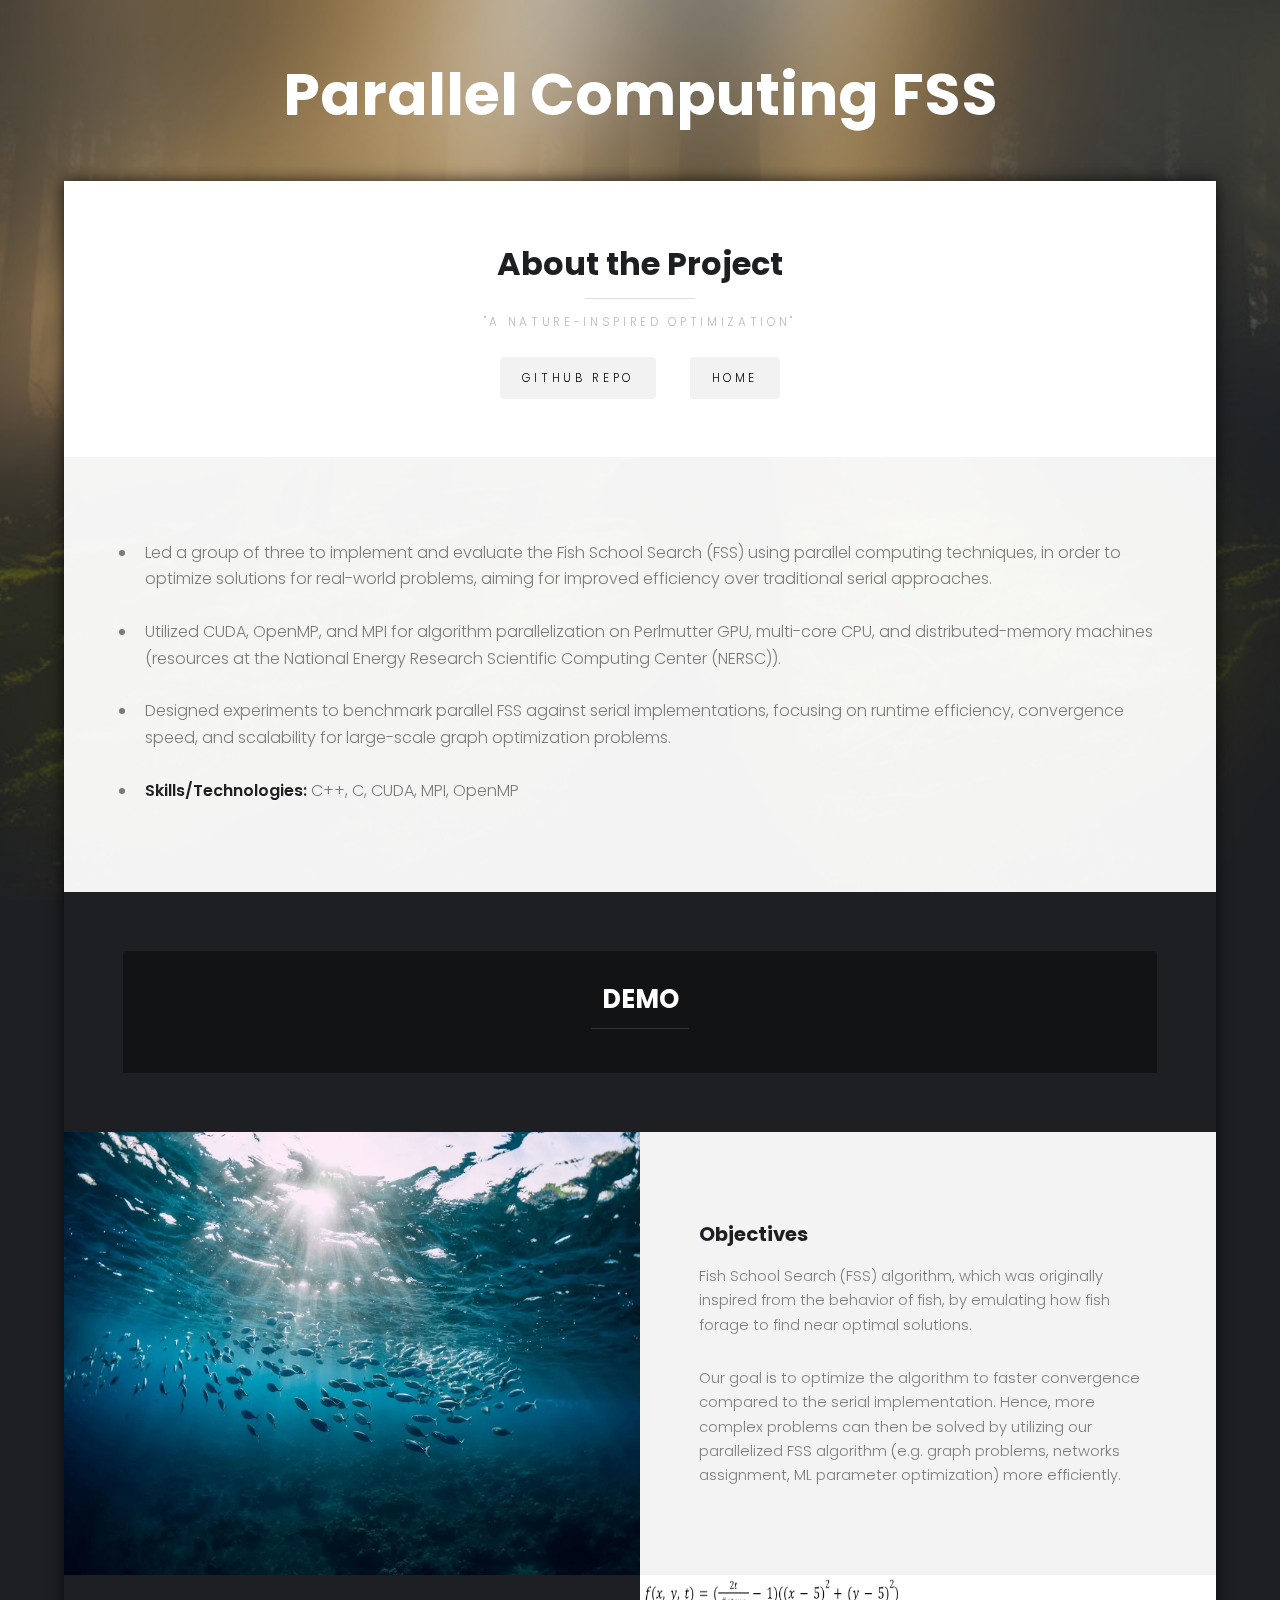
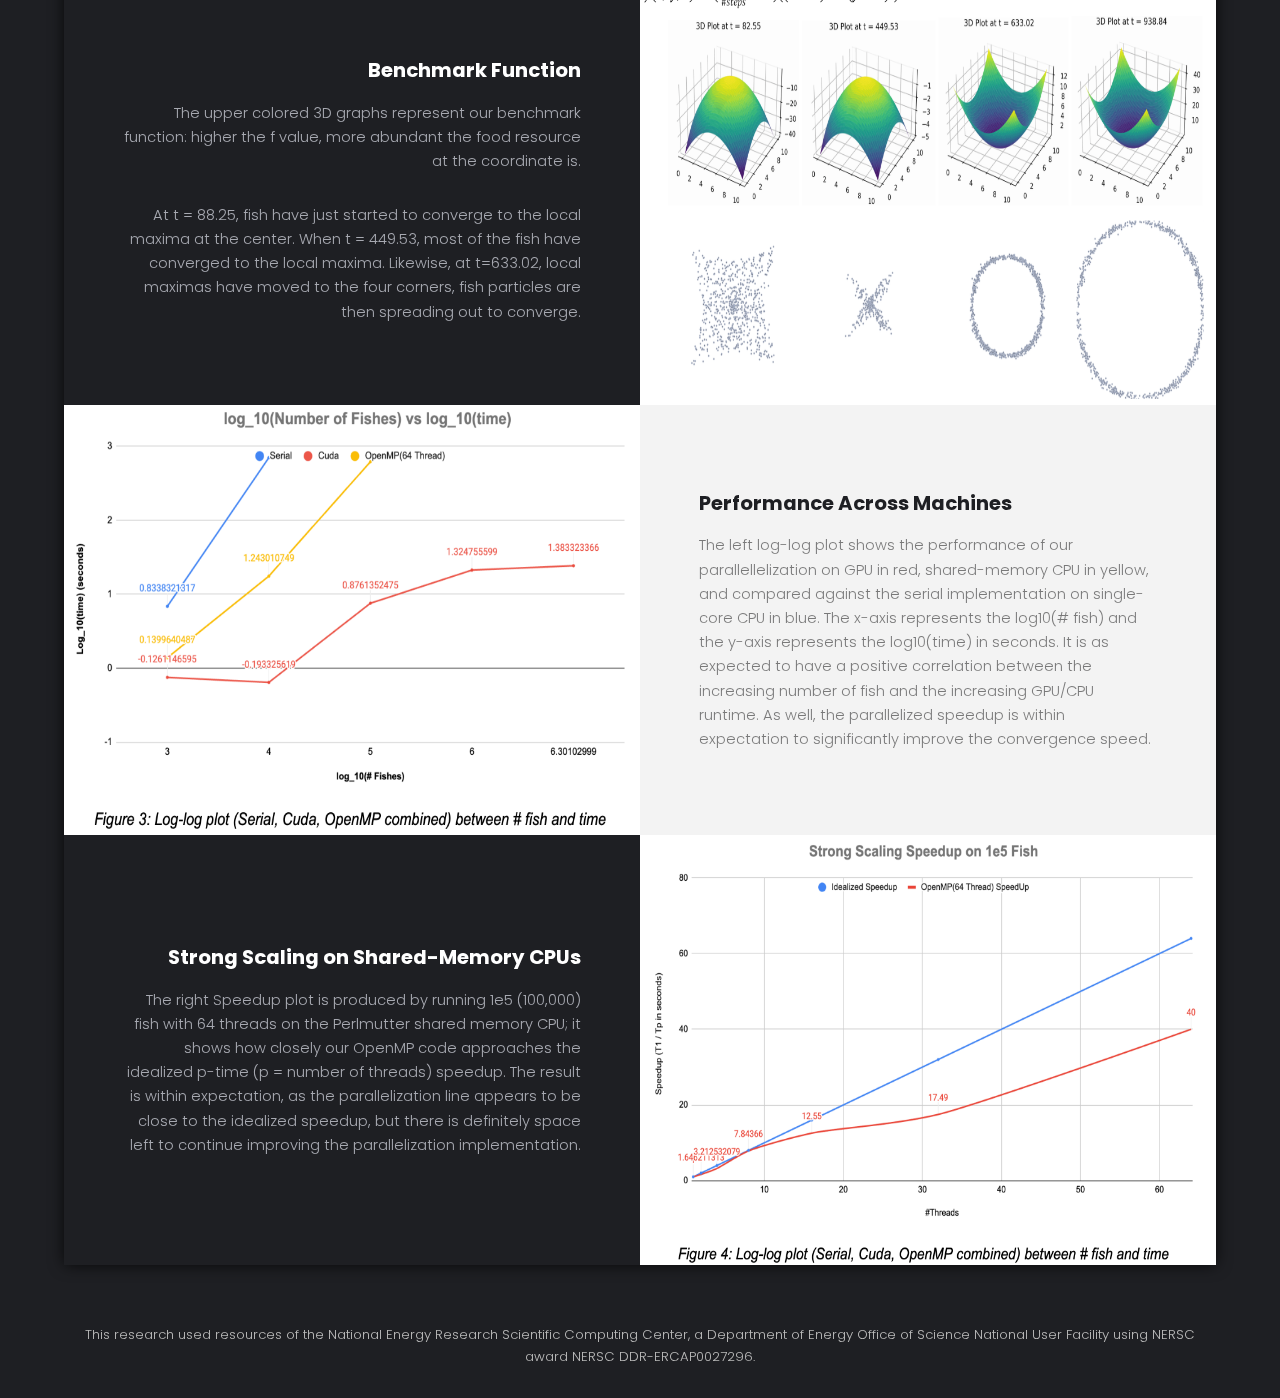
<file: fss.html>
<!DOCTYPE HTML>
<!--
	Caminar by TEMPLATED
	templated.co @templatedco
	Released for free under the Creative Commons Attribution 3.0 license (templated.co/license)
-->
<html><head>
	<title>Matthew Wang zw737@cornell.edu</title><meta charset="utf-8"><meta name="robots" content="index, follow, max-image-preview:large, max-snippet:-1, max-video-preview:-1"><meta name="viewport" content="width=device-width, initial-scale=1"><link rel="stylesheet" href="assets/css/main.css">
</head>

<body>
	<!-- <header class = "myheader">
		<a href="#" class="mylogo">Logo</a>

		<nav class="navbar">
			<a href="#">Home</a>
			<a href="#">About</a>
			<a href="#">Projects</a>
			<a href="#">Contact</a>
		</nav>
	</header> -->
		

		<!-- Header -->
			<header id="header"><div class="logo"><a href="#"> Parallel Computing FSS </a></p>
				
			</header><!-- Main --><section id="main"><div class="inner">

				<!-- One -->
					<section id="one" class="wrapper style1">
						<!-- <div class="image fit flush">
							<img src="images/clinic.jpg" alt="" width="500" height="443"></div> -->
						<header class="special"><h2><font size="6">About the Project</font></h2>
							<p>"A nature-inspired optimization"</p><br>
							<p>
								<a href="https://github.com/Masasukam/Parallel-Computing-Fish-School-Search" class="button">GitHub Repo</a>&nbsp;&nbsp;&nbsp;&nbsp;
								<!-- <a href="https://github.com/Masasukam/Clinic-Management-System" class="button">GitHub Repo</a>&nbsp;&nbsp;&nbsp;&nbsp; -->
								<a href="index.html" class="button">Home</a>
							</p>

						</header><div class="content">
							<!-- <p><center><font size = 6><strong>RELEASING IN MAY, 2024</strong></font></center></p> -->
							<br>
						<ul><font size=3>
							<li>Led a group of three to implement and evaluate the Fish School Search (FSS) using parallel computing techniques, in order to optimize solutions for real-world problems, aiming for improved efficiency over traditional serial approaches.
                                 </li><br>
							<li>Utilized CUDA, OpenMP, and MPI for algorithm parallelization on Perlmutter GPU, multi-core CPU, and distributed-memory machines (resources at the National Energy Research Scientific Computing Center (NERSC)).</li><br>
                            <li>Designed experiments to benchmark parallel FSS against serial implementations, focusing on runtime efficiency, convergence speed, and scalability for large-scale graph optimization problems.</li><br>
							<li><strong>Skills/Technologies:</strong> C++, C, CUDA, MPI, OpenMP </li>
						</font></ul>
						</div>
					</section><!-- Two --><section id="two" class="wrapper style2"><header><h2>DEMO</h2>
							<p></p>
						</header><div class="content">
							<!-- <div class="gallery">
								<div>
									<div class="image fit flush">
										<a href="images/pic03.jpg"><img src="images/pic03.jpg" alt="" width="600" height="300"></a>
									</div>
								</div>
								<div>
									<div class="image fit flush">
										<a href="images/pic01.jpg"><img src="images/pic01.jpg" alt="" width="600" height="300"></a>
									</div>
								</div>
								<div>
									<div class="image fit flush">
										<a href="images/pic04.jpg"><img src="images/pic04.jpg" alt="" width="600" height="300"></a>
									</div>
								</div>
								<div>
									<div class="image fit flush">
										<a href="images/pic05.jpg"><img src="images/pic05.jpg" alt="" width="600" height="300"></a>
									</div>
								</div>
							</div> -->
						<!-- </div> -->
					</section>
					
					<section id="three" class="wrapper">
						<div class="spotlight">
							<div class="image flush"><img src="images/fishschool.jpg" alt="" width="700" height="443"></div>
							<div class="inner">
								<h3>Objectives</h3>
								<p>Fish School Search (FSS) algorithm, which was originally inspired from the behavior of fish, by emulating how fish forage to find near optimal solutions.</p>
								<p>Our goal is to optimize the algorithm to faster convergence compared to the serial implementation. Hence, more complex problems can then be solved by utilizing our parallelized FSS algorithm (e.g. graph problems, networks assignment, ML parameter optimization) more efficiently.</p>
							</div>
						</div>
						<div class="spotlight alt">
							<div class="image flush"><img src="images/fss_benchmark.jpg" alt="" width="700" height="430"></div>
							<div class="inner">
								<h3>Benchmark Function</h3>
								<p><FONT COLOR="#a7a9b1"> The upper colored 3D graphs represent our benchmark function: higher the f value, more abundant the food resource at the coordinate is. </FONT></p>
									<p><FONT COLOR="#a7a9b1">At t = 88.25, fish have just started to converge to the local maxima at the center. When t = 449.53, most of the fish have converged to the local maxima. Likewise, at t=633.02, local maximas have moved to the four corners, fish particles are then spreading out to converge.</FONT></p>

							</div>
						</div>
						<div class="spotlight">
							<div class="image flush"><img src="images/performance.jpg" alt="" width="700" height="430"></div>
							<div class="inner">
								<h3>Performance Across Machines</h3>
								<p>The left log-log plot shows the performance of our parallellelization on GPU in red, shared-memory CPU in yellow, and compared against the serial implementation on single-core CPU in blue. The x-axis represents the log10(# fish) and the y-axis represents the log10(time) in seconds. 
									It is as expected to have a positive correlation between the increasing number of fish and the increasing GPU/CPU runtime. As well, the parallelized speedup is within expectation to significantly improve the convergence speed. </p>

							</div>
						</div>
						<div class="spotlight alt">
							<div class="image flush"><img src="images/strongScaling.jpg" alt="" width="700" height="430"></div>
							<div class="inner">
								<h3>Strong Scaling on Shared-Memory CPUs</h3>
								<p><FONT COLOR="#a7a9b1">The right Speedup plot is produced by running 1e5 (100,000) fish with 64 threads on the Perlmutter shared memory CPU; it shows how closely our OpenMP code approaches the idealized p-time (p = number of threads) speedup. The result is within expectation, as the parallelization line appears to be close to the idealized speedup, but there is definitely space left to continue improving the parallelization implementation.</FONT></p>

							</div>
						</div>

						
					</section></div>
					
			</section>

			<!-- <a href="index.html" class="button">Home</a> -->

			<!-- Footer --><footer id="footer"><div class="container">
				<div class="copyright">
					
This research used resources of the National Energy Research Scientific Computing Center, a Department of Energy Office of Science National User Facility using NERSC award NERSC DDR-ERCAP0027296.
			</footer>
		</div>

		<!-- Scripts -->
			<script src="assets/js/jquery.min.js"></script><script src="assets/js/jquery.poptrox.min.js"></script><script src="assets/js/skel.min.js"></script><script src="assets/js/util.js"></script><script src="assets/js/main.js"></script></body></html>
</file>
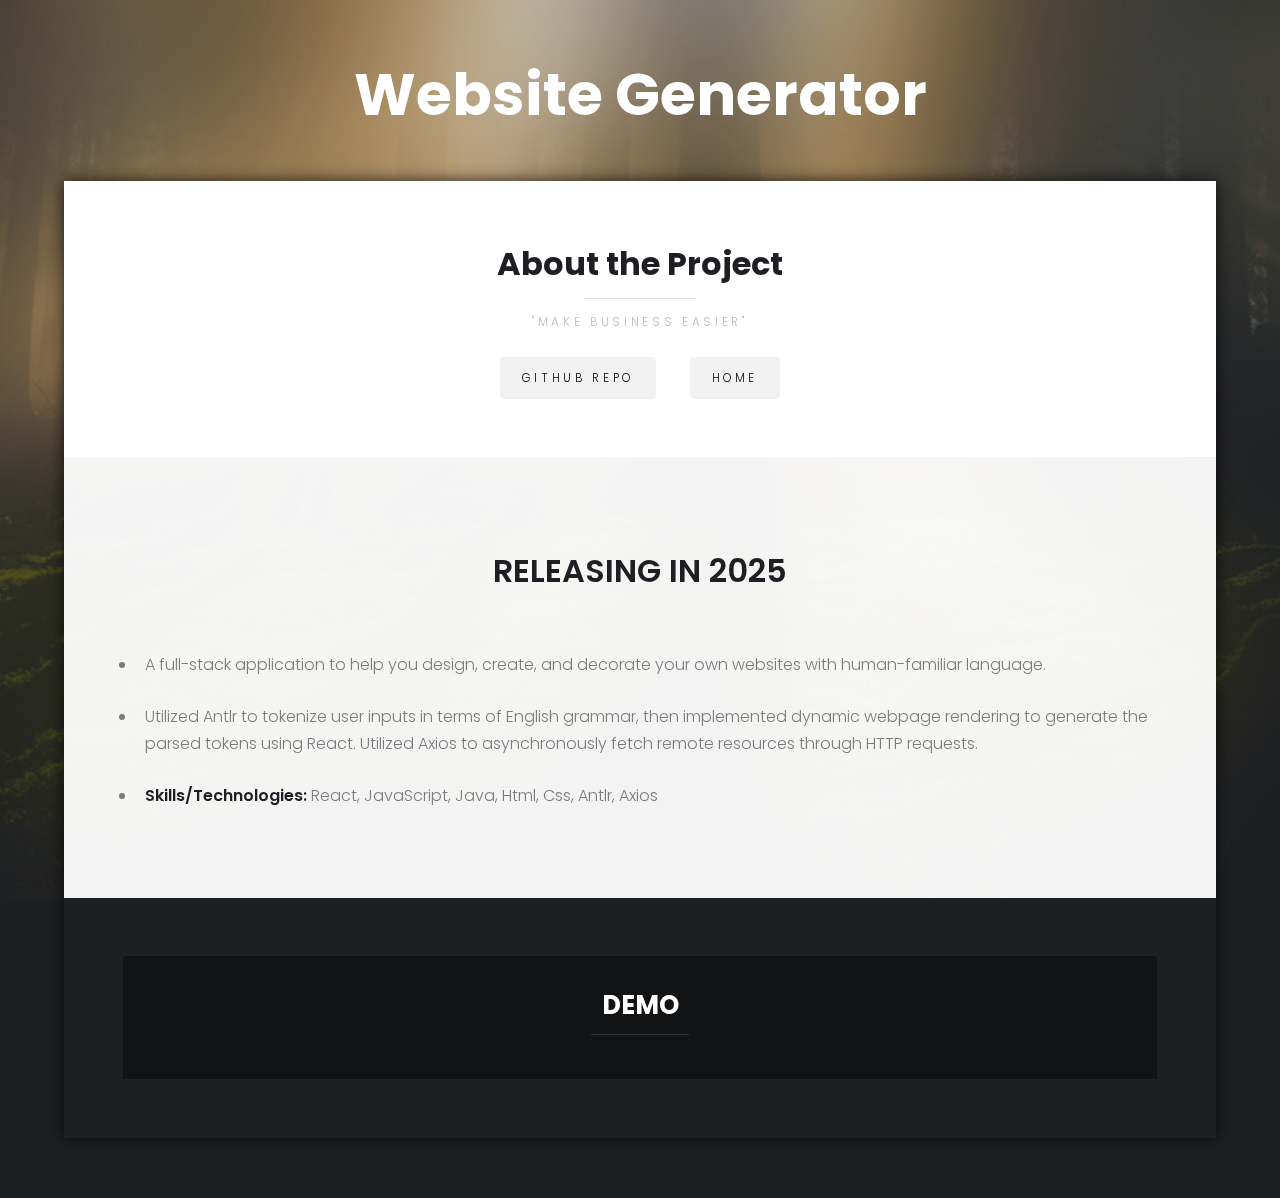
<file: webg.html>
<!DOCTYPE HTML>
<!--
	Caminar by TEMPLATED
	templated.co @templatedco
	Released for free under the Creative Commons Attribution 3.0 license (templated.co/license)
-->
<html><head>
	<title>Matthew Wang zw737@cornell.edu</title><meta charset="utf-8"><meta name="robots" content="index, follow, max-image-preview:large, max-snippet:-1, max-video-preview:-1"><meta name="viewport" content="width=device-width, initial-scale=1"><link rel="stylesheet" href="assets/css/main.css">
</head>

<body>
	<!-- <header class = "myheader">
		<a href="#" class="mylogo">Logo</a>

		<nav class="navbar">
			<a href="#">Home</a>
			<a href="#">About</a>
			<a href="#">Projects</a>
			<a href="#">Contact</a>
		</nav>
	</header> -->
		

		<!-- Header -->
			<header id="header"><div class="logo"><a href="#"> Website Generator </a></p>
				
			</header><!-- Main --><section id="main"><div class="inner">

				<!-- One -->
					<section id="one" class="wrapper style1">
						<!-- <div class="image fit flush">
							<img src="images/clinic.jpg" alt="" width="500" height="443"></div> -->
						<header class="special"><h2><font size="6">About the Project</font></h2>
							<p>"Make Business Easier"</p><br>
							<p>
								<a href="https://github.com/Masasukam/Website-Generator" class="button">GitHub Repo</a>&nbsp;&nbsp;&nbsp;&nbsp;
								<!-- <a href="https://github.com/Masasukam/Clinic-Management-System" class="button">GitHub Repo</a>&nbsp;&nbsp;&nbsp;&nbsp; -->
								<a href="index.html" class="button">Home</a>
							</p>

						</header><div class="content">
							<p><center><font size = 6><strong>RELEASING IN 2025</strong></font></center></p><br>
						<ul><font size=3>
							<li>A full-stack application to help you design, create, and decorate your own websites with human-familiar language. 
                                 </li><br>
							<li>Utilized Antlr to tokenize user inputs in terms of English grammar, then implemented dynamic webpage rendering to generate the parsed tokens using React. Utilized Axios to asynchronously fetch remote resources through HTTP requests.</li><br>
							<li><strong>Skills/Technologies:</strong> React, JavaScript, Java, Html, Css, Antlr, Axios </li>
						</font></ul>
						</div>
					</section><!-- Two --><section id="two" class="wrapper style2"><header><h2>DEMO</h2>
							<p></p>
						</header><div class="content">
							<!-- <div class="gallery">
								<div>
									<div class="image fit flush">
										<a href="images/pic03.jpg"><img src="images/pic03.jpg" alt="" width="600" height="300"></a>
									</div>
								</div>
								<div>
									<div class="image fit flush">
										<a href="images/pic01.jpg"><img src="images/pic01.jpg" alt="" width="600" height="300"></a>
									</div>
								</div>
								<div>
									<div class="image fit flush">
										<a href="images/pic04.jpg"><img src="images/pic04.jpg" alt="" width="600" height="300"></a>
									</div>
								</div>
								<div>
									<div class="image fit flush">
										<a href="images/pic05.jpg"><img src="images/pic05.jpg" alt="" width="600" height="300"></a>
									</div>
								</div>
							</div> -->
						<!-- </div> -->
					</section>
					
					<section id="three" class="wrapper">
						<!-- <div class="spotlight">
							<div class="image flush"><img src="images/pic06.jpg" alt="" width="700" height="430"></div>
							<div class="inner">
								<h3>Clinic Management System</h3>
								<p>Curabitur eget semper ante. Morbi eleifend ultricies est, a blandit diam vehicula vel. Vestibulum porttitor nisi quis viverra hendrerit. Suspendisse vel volutpat nibh, vel elementum lacus. Maecenas commodo pulvinar dui, at cursus metus imperdiet vel.</p>
							</div>
						</div>
						<div class="spotlight alt">
							<div class="image flush"><img src="images/pic07.jpg" alt="" width="700" height="430"></div>
							<div class="inner">
								<h3>Website Generator</h3>
								<p>Curabitur eget semper ante. Morbi eleifend ultricies est, a blandit diam vehicula vel. Vestibulum porttitor nisi quis viverra hendrerit. Suspendisse vel volutpat nibh, vel elementum lacus. Maecenas commodo pulvinar dui, at cursus metus imperdiet vel.</p>

							</div>
						</div>
						<div class="spotlight">
							<div class="image flush"><img src="images/pic08.jpg" alt="" width="700" height="430"></div>
							<div class="inner">
								<h3>Parallel Computing Fish School Search</h3>
								<p>Curabitur eget semper ante. Morbi eleifend ultricies est, a blandit diam vehicula vel. Vestibulum porttitor nisi quis viverra hendrerit. Suspendisse vel volutpat nibh, vel elementum lacus. Maecenas commodo pulvinar dui, at cursus metus imperdiet vel.</p>

							</div>
						</div>
						<div class="spotlight alt">
							<div class="image flush"><img src="images/pic07.jpg" alt="" width="700" height="430"></div>
							<div class="inner">
								<h3>Feature Detection</h3>
								<p>Curabitur eget semper ante. Morbi eleifend ultricies est, a blandit diam vehicula vel. Vestibulum porttitor nisi quis viverra hendrerit. Suspendisse vel volutpat nibh, vel elementum lacus. Maecenas commodo pulvinar dui, at cursus metus imperdiet vel.</p>

							</div>
						</div> -->
						<!-- <a href="index.html" class="button">Home</a> -->
					</section></div>
					
			</section>
			
			<!-- Footer --><footer id="footer"><div class="container">
				
			</footer>
		</div>

		<!-- Scripts -->
			<script src="assets/js/jquery.min.js"></script><script src="assets/js/jquery.poptrox.min.js"></script><script src="assets/js/skel.min.js"></script><script src="assets/js/util.js"></script><script src="assets/js/main.js"></script></body></html>
</file>
<file: assets/css/main.css>
@import url(font-awesome.min.css);
@import url("https://fonts.googleapis.com/css?family=Poppins:300,400,500,600,700");

/*
	Caminar by TEMPLATED
	templated.co @templatedco
	Released for free under the Creative Commons Attribution 3.0 license (templated.co/license)
*/

/* Reset */

	html, body, div, span, applet, object, iframe, h1, h2, h3, h4, h5, h6, p, blockquote, pre, a, abbr, acronym, address, big, cite, code, del, dfn, em, img, ins, kbd, q, s, samp, small, strike, strong, sub, sup, tt, var, b, u, i, center, dl, dt, dd, ol, ul, li, fieldset, form, label, legend, table, caption, tbody, tfoot, thead, tr, th, td, article, aside, canvas, details, embed, figure, figcaption, footer, header, hgroup, menu, nav, output, ruby, section, summary, time, mark, audio, video {
		margin: 0;
		padding: 0;
		border: 0;
		font-size: 100%;
		font: inherit;
		vertical-align: baseline;
	}
.image.fit img {
	width: 100%;
	height: auto;
}
	article, aside, details, figcaption, figure, footer, header, hgroup, menu, nav, section {
		display: block;
	}

	body {
		line-height: 1;
	}

	ol, ul {
		list-style: none;
	}

	blockquote, q {
		quotes: none;
	}

	blockquote:before, blockquote:after, q:before, q:after {
		content: '';
		content: none;
	}

	table {
		border-collapse: collapse;
		border-spacing: 0;
	}

	body {
		-webkit-text-size-adjust: none;
	}

/* Box Model */

	*, *:before, *:after {
		-moz-box-sizing: border-box;
		-webkit-box-sizing: border-box;
		box-sizing: border-box;
	}

/* Containers */

	.container {
		margin-left: auto;
		margin-right: auto;
	}

	.container.\31 25\25 {
		width: 100%;
		max-width: 100rem;
		min-width: 80rem;
	}

	.container.\37 5\25 {
		width: 60rem;
	}

	.container.\35 0\25 {
		width: 40rem;
	}

	.container.\32 5\25 {
		width: 20rem;
	}

	.container {
		width: 80rem;
	}

	@media screen and (max-width: 1680px) {

		.container.\31 25\25 {
			width: 100%;
			max-width: 100rem;
			min-width: 80rem;
		}

		.container.\37 5\25 {
			width: 60rem;
		}

		.container.\35 0\25 {
			width: 40rem;
		}

		.container.\32 5\25 {
			width: 20rem;
		}

		.container {
			width: 80rem;
		}

	}

	@media screen and (max-width: 1280px) {

		.container.\31 25\25 {
			width: 100%;
			max-width: 81.25rem;
			min-width: 65rem;
		}

		.container.\37 5\25 {
			width: 48.75rem;
		}

		.container.\35 0\25 {
			width: 32.5rem;
		}

		.container.\32 5\25 {
			width: 16.25rem;
		}

		.container {
			width: 65rem;
		}

	}

	@media screen and (max-width: 980px) {

		.container.\31 25\25 {
			width: 100%;
			max-width: 112.5%;
			min-width: 90%;
		}

		.container.\37 5\25 {
			width: 67.5%;
		}

		.container.\35 0\25 {
			width: 45%;
		}

		.container.\32 5\25 {
			width: 22.5%;
		}

		.container {
			width: 90%;
		}

	}

	@media screen and (max-width: 736px) {

		.container.\31 25\25 {
			width: 100%;
			max-width: 112.5%;
			min-width: 90%;
		}

		.container.\37 5\25 {
			width: 67.5%;
		}

		.container.\35 0\25 {
			width: 45%;
		}
		}

		.container.\32 5\25 {
			width: 22.5%;
		}

		.container {
			width: 90% !important;
		}

	}

	@media screen and (max-width: 480px) {

		.container.\31 25\25 {
			width: 100%;
			max-width: 112.5%;
			min-width: 90%;
		}

		.container.\37 5\25 {
			width: 67.5%;
		}

		.container.\35 0\25 {
			width: 45%;
		}

		.container.\32 5\25 {
			width: 22.5%;
		}

		.container {
			width: 90% !important;
		}

	}

/* Grid */

	.row {
		border-bottom: solid 1px transparent;
		-moz-box-sizing: border-box;
		-webkit-box-sizing: border-box;
		box-sizing: border-box;
	}

	.row > * {
		float: left;
		-moz-box-sizing: border-box;
		-webkit-box-sizing: border-box;
		box-sizing: border-box;
	}

	.row:after, .row:before {
		content: '';
		display: block;
		clear: both;
		height: 0;
	}

	.row.uniform > * > :first-child {
		margin-top: 0;
	}

	.row.uniform > * > :last-child {
		margin-bottom: 0;
	}

	.row.\30 \25 > * {
		padding: 0 0 0 0rem;
	}

	.row.\30 \25 {
		margin: 0 0 -1px 0rem;
	}

	.row.uniform.\30 \25 > * {
		padding: 0rem 0 0 0rem;
	}

	.row.uniform.\30 \25 {
		margin: 0rem 0 -1px 0rem;
	}

	.row > * {
		padding: 0 0 0 2rem;
	}

	.row {
		margin: 0 0 -1px -2rem;
	}

	.row.uniform > * {
		padding: 2rem 0 0 2rem;
	}

	.row.uniform {
		margin: -2rem 0 -1px -2rem;
	}

	.row.\32 00\25 > * {
		padding: 0 0 0 4rem;
	}

	.row.\32 00\25 {
		margin: 0 0 -1px -4rem;
	}

	.row.uniform.\32 00\25 > * {
		padding: 4rem 0 0 4rem;
	}

	.row.uniform.\32 00\25 {
		margin: -4rem 0 -1px -4rem;
	}

	.row.\31 50\25 > * {
		padding: 0 0 0 3rem;
	}

	.row.\31 50\25 {
		margin: 0 0 -1px -3rem;
	}

	.row.uniform.\31 50\25 > * {
		padding: 3rem 0 0 3rem;
	}

	.row.uniform.\31 50\25 {
		margin: -3rem 0 -1px -3rem;
	}

	.row.\35 0\25 > * {
		padding: 0 0 0 1rem;
	}

	.row.\35 0\25 {
		margin: 0 0 -1px -1rem;
	}

	.row.uniform.\35 0\25 > * {
		padding: 1rem 0 0 1rem;
	}

	.row.uniform.\35 0\25 {
		margin: -1rem 0 -1px -1rem;
	}

	.row.\32 5\25 > * {
		padding: 0 0 0 0.5rem;
	}

	.row.\32 5\25 {
		margin: 0 0 -1px -0.5rem;
	}

	.row.uniform.\32 5\25 > * {
		padding: 0.5rem 0 0 0.5rem;
	}

	.row.uniform.\32 5\25 {
		margin: -0.5rem 0 -1px -0.5rem;
	}

	.\31 2u, .\31 2u\24 {
		width: 100%;
		clear: none;
		margin-left: 0;
	}

	.\31 1u, .\31 1u\24 {
		width: 91.6666666667%;
		clear: none;
		margin-left: 0;
	}

	.\31 0u, .\31 0u\24 {
		width: 83.3333333333%;
		clear: none;
		margin-left: 0;
	}

	.\39 u, .\39 u\24 {
		width: 75%;
		clear: none;
		margin-left: 0;
	}

	.\38 u, .\38 u\24 {
		width: 66.6666666667%;
		clear: none;
		margin-left: 0;
	}

	.\37 u, .\37 u\24 {
		width: 58.3333333333%;
		clear: none;
		margin-left: 0;
	}

	.\36 u, .\36 u\24 {
		width: 50%;
		clear: none;
		margin-left: 0;
	}

	.\35 u, .\35 u\24 {
		width: 41.6666666667%;
		clear: none;
		margin-left: 0;
	}

	.\34 u, .\34 u\24 {
		width: 33.3333333333%;
		clear: none;
		margin-left: 0;
	}

	.\33 u, .\33 u\24 {
		width: 25%;
		clear: none;
		margin-left: 0;
	}

	.\32 u, .\32 u\24 {
		width: 16.6666666667%;
		clear: none;
		margin-left: 0;
	}

	.\31 u, .\31 u\24 {
		width: 8.3333333333%;
		clear: none;
		margin-left: 0;
	}

	.\31 2u\24 + *,
	.\31 1u\24 + *,
	.\31 0u\24 + *,
	.\39 u\24 + *,
	.\38 u\24 + *,
	.\37 u\24 + *,
	.\36 u\24 + *,
	.\35 u\24 + *,
	.\34 u\24 + *,
	.\33 u\24 + *,
	.\32 u\24 + *,
	.\31 u\24 + * {
		clear: left;
	}

	.\-11u {
		margin-left: 91.66667%;
	}

	.\-10u {
		margin-left: 83.33333%;
	}

	.\-9u {
		margin-left: 75%;
	}

	.\-8u {
		margin-left: 66.66667%;
	}

	.\-7u {
		margin-left: 58.33333%;
	}

	.\-6u {
		margin-left: 50%;
	}

	.\-5u {
		margin-left: 41.66667%;
	}

	.\-4u {
		margin-left: 33.33333%;
	}

	.\-3u {
		margin-left: 25%;
	}

	.\-2u {
		margin-left: 16.66667%;
	}

	.\-1u {
		margin-left: 8.33333%;
	}

	@media screen and (max-width: 1680px) {

		.row > * {
			padding: 0 0 0 2rem;
		}

		.row {
			margin: 0 0 -1px -2rem;
		}

		.row.uniform > * {
			padding: 2rem 0 0 2rem;
		}

		.row.uniform {
			margin: -2rem 0 -1px -2rem;
		}

		.row.\32 00\25 > * {
			padding: 0 0 0 4rem;
		}

		.row.\32 00\25 {
			margin: 0 0 -1px -4rem;
		}

		.row.uniform.\32 00\25 > * {
			padding: 4rem 0 0 4rem;
		}

		.row.uniform.\32 00\25 {
			margin: -4rem 0 -1px -4rem;
		}

		.row.\31 50\25 > * {
			padding: 0 0 0 3rem;
		}

		.row.\31 50\25 {
			margin: 0 0 -1px -3rem;
		}

		.row.uniform.\31 50\25 > * {
			padding: 3rem 0 0 3rem;
		}

		.row.uniform.\31 50\25 {
			margin: -3rem 0 -1px -3rem;
		}

		.row.\35 0\25 > * {
			padding: 0 0 0 1rem;
		}

		.row.\35 0\25 {
			margin: 0 0 -1px -1rem;
		}

		.row.uniform.\35 0\25 > * {
			padding: 1rem 0 0 1rem;
		}

		.row.uniform.\35 0\25 {
			margin: -1rem 0 -1px -1rem;
		}

		.row.\32 5\25 > * {
			padding: 0 0 0 0.5rem;
		}

		.row.\32 5\25 {
			margin: 0 0 -1px -0.5rem;
		}

		.row.uniform.\32 5\25 > * {
			padding: 0.5rem 0 0 0.5rem;
		}

		.row.uniform.\32 5\25 {
			margin: -0.5rem 0 -1px -0.5rem;
		}

		.\31 2u\28xlarge\29, .\31 2u\24\28xlarge\29 {
			width: 100%;
			clear: none;
			margin-left: 0;
		}

		.\31 1u\28xlarge\29, .\31 1u\24\28xlarge\29 {
			width: 91.6666666667%;
			clear: none;
			margin-left: 0;
		}

		.\31 0u\28xlarge\29, .\31 0u\24\28xlarge\29 {
			width: 83.3333333333%;
			clear: none;
			margin-left: 0;
		}

		.\39 u\28xlarge\29, .\39 u\24\28xlarge\29 {
			width: 75%;
			clear: none;
			margin-left: 0;
		}

		.\38 u\28xlarge\29, .\38 u\24\28xlarge\29 {
			width: 66.6666666667%;
			clear: none;
			margin-left: 0;
		}

		.\37 u\28xlarge\29, .\37 u\24\28xlarge\29 {
			width: 58.3333333333%;
			clear: none;
			margin-left: 0;
		}

		.\36 u\28xlarge\29, .\36 u\24\28xlarge\29 {
			width: 50%;
			clear: none;
			margin-left: 0;
		}

		.\35 u\28xlarge\29, .\35 u\24\28xlarge\29 {
			width: 41.6666666667%;
			clear: none;
			margin-left: 0;
		}

		.\34 u\28xlarge\29, .\34 u\24\28xlarge\29 {
			width: 33.3333333333%;
			clear: none;
			margin-left: 0;
		}

		.\33 u\28xlarge\29, .\33 u\24\28xlarge\29 {
			width: 25%;
			clear: none;
			margin-left: 0;
		}

		.\32 u\28xlarge\29, .\32 u\24\28xlarge\29 {
			width: 16.6666666667%;
			clear: none;
			margin-left: 0;
		}

		.\31 u\28xlarge\29, .\31 u\24\28xlarge\29 {
			width: 8.3333333333%;
			clear: none;
			margin-left: 0;
		}

		.\31 2u\24\28xlarge\29 + *,
		.\31 1u\24\28xlarge\29 + *,
		.\31 0u\24\28xlarge\29 + *,
		.\39 u\24\28xlarge\29 + *,
		.\38 u\24\28xlarge\29 + *,
		.\37 u\24\28xlarge\29 + *,
		.\36 u\24\28xlarge\29 + *,
		.\35 u\24\28xlarge\29 + *,
		.\34 u\24\28xlarge\29 + *,
		.\33 u\24\28xlarge\29 + *,
		.\32 u\24\28xlarge\29 + *,
		.\31 u\24\28xlarge\29 + * {
			clear: left;
		}

		.\-11u\28xlarge\29 {
			margin-left: 91.66667%;
		}

		.\-10u\28xlarge\29 {
			margin-left: 83.33333%;
		}

		.\-9u\28xlarge\29 {
			margin-left: 75%;
		}

		.\-8u\28xlarge\29 {
			margin-left: 66.66667%;
		}

		.\-7u\28xlarge\29 {
			margin-left: 58.33333%;
		}

		.\-6u\28xlarge\29 {
			margin-left: 50%;
		}

		.\-5u\28xlarge\29 {
			margin-left: 41.66667%;
		}

		.\-4u\28xlarge\29 {
			margin-left: 33.33333%;
		}

		.\-3u\28xlarge\29 {
			margin-left: 25%;
		}

		.\-2u\28xlarge\29 {
			margin-left: 16.66667%;
		}

		.\-1u\28xlarge\29 {
			margin-left: 8.33333%;
		}

	}

	@media screen and (max-width: 1280px) {

		.row > * {
			padding: 0 0 0 1.5rem;
		}

		.row {
			margin: 0 0 -1px -1.5rem;
		}

		.row.uniform > * {
			padding: 1.5rem 0 0 1.5rem;
		}

		.row.uniform {
			margin: -1.5rem 0 -1px -1.5rem;
		}

		.row.\32 00\25 > * {
			padding: 0 0 0 3rem;
		}

		.row.\32 00\25 {
			margin: 0 0 -1px -3rem;
		}

		.row.uniform.\32 00\25 > * {
			padding: 3rem 0 0 3rem;
		}

		.row.uniform.\32 00\25 {
			margin: -3rem 0 -1px -3rem;
		}

		.row.\31 50\25 > * {
			padding: 0 0 0 2.25rem;
		}

		.row.\31 50\25 {
			margin: 0 0 -1px -2.25rem;
		}

		.row.uniform.\31 50\25 > * {
			padding: 2.25rem 0 0 2.25rem;
		}

		.row.uniform.\31 50\25 {
			margin: -2.25rem 0 -1px -2.25rem;
		}

		.row.\35 0\25 > * {
			padding: 0 0 0 0.75rem;
		}

		.row.\35 0\25 {
			margin: 0 0 -1px -0.75rem;
		}

		.row.uniform.\35 0\25 > * {
			padding: 0.75rem 0 0 0.75rem;
		}

		.row.uniform.\35 0\25 {
			margin: -0.75rem 0 -1px -0.75rem;
		}

		.row.\32 5\25 > * {
			padding: 0 0 0 0.375rem;
		}

		.row.\32 5\25 {
			margin: 0 0 -1px -0.375rem;
		}

		.row.uniform.\32 5\25 > * {
			padding: 0.375rem 0 0 0.375rem;
		}

		.row.uniform.\32 5\25 {
			margin: -0.375rem 0 -1px -0.375rem;
		}

		.\31 2u\28large\29, .\31 2u\24\28large\29 {
			width: 100%;
			clear: none;
			margin-left: 0;
		}

		.\31 1u\28large\29, .\31 1u\24\28large\29 {
			width: 91.6666666667%;
			clear: none;
			margin-left: 0;
		}

		.\31 0u\28large\29, .\31 0u\24\28large\29 {
			width: 83.3333333333%;
			clear: none;
			margin-left: 0;
		}

		.\39 u\28large\29, .\39 u\24\28large\29 {
			width: 75%;
			clear: none;
			margin-left: 0;
		}

		.\38 u\28large\29, .\38 u\24\28large\29 {
			width: 66.6666666667%;
			clear: none;
			margin-left: 0;
		}

		.\37 u\28large\29, .\37 u\24\28large\29 {
			width: 58.3333333333%;
			clear: none;
			margin-left: 0;
		}

		.\36 u\28large\29, .\36 u\24\28large\29 {
			width: 50%;
			clear: none;
			margin-left: 0;
		}

		.\35 u\28large\29, .\35 u\24\28large\29 {
			width: 41.6666666667%;
			clear: none;
			margin-left: 0;
		}

		.\34 u\28large\29, .\34 u\24\28large\29 {
			width: 33.3333333333%;
			clear: none;
			margin-left: 0;
		}

		.\33 u\28large\29, .\33 u\24\28large\29 {
			width: 25%;
			clear: none;
			margin-left: 0;
		}

		.\32 u\28large\29, .\32 u\24\28large\29 {
			width: 16.6666666667%;
			clear: none;
			margin-left: 0;
		}

		.\31 u\28large\29, .\31 u\24\28large\29 {
			width: 8.3333333333%;
			clear: none;
			margin-left: 0;
		}

		.\31 2u\24\28large\29 + *,
		.\31 1u\24\28large\29 + *,
		.\31 0u\24\28large\29 + *,
		.\39 u\24\28large\29 + *,
		.\38 u\24\28large\29 + *,
		.\37 u\24\28large\29 + *,
		.\36 u\24\28large\29 + *,
		.\35 u\24\28large\29 + *,
		.\34 u\24\28large\29 + *,
		.\33 u\24\28large\29 + *,
		.\32 u\24\28large\29 + *,
		.\31 u\24\28large\29 + * {
			clear: left;
		}

		.\-11u\28large\29 {
			margin-left: 91.66667%;
		}

		.\-10u\28large\29 {
			margin-left: 83.33333%;
		}

		.\-9u\28large\29 {
			margin-left: 75%;
		}

		.\-8u\28large\29 {
			margin-left: 66.66667%;
		}

		.\-7u\28large\29 {
			margin-left: 58.33333%;
		}

		.\-6u\28large\29 {
			margin-left: 50%;
		}

		.\-5u\28large\29 {
			margin-left: 41.66667%;
		}

		.\-4u\28large\29 {
			margin-left: 33.33333%;
		}

		.\-3u\28large\29 {
			margin-left: 25%;
		}

		.\-2u\28large\29 {
			margin-left: 16.66667%;
		}

		.\-1u\28large\29 {
			margin-left: 8.33333%;
		}

	}

	@media screen and (max-width: 980px) {

		.row > * {
			padding: 0 0 0 1.5rem;
		}

		.row {
			margin: 0 0 -1px -1.5rem;
		}

		.row.uniform > * {
			padding: 1.5rem 0 0 1.5rem;
		}

		.row.uniform {
			margin: -1.5rem 0 -1px -1.5rem;
		}

		.row.\32 00\25 > * {
			padding: 0 0 0 3rem;
		}

		.row.\32 00\25 {
			margin: 0 0 -1px -3rem;
		}

		.row.uniform.\32 00\25 > * {
			padding: 3rem 0 0 3rem;
		}

		.row.uniform.\32 00\25 {
			margin: -3rem 0 -1px -3rem;
		}

		.row.\31 50\25 > * {
			padding: 0 0 0 2.25rem;
		}

		.row.\31 50\25 {
			margin: 0 0 -1px -2.25rem;
		}

		.row.uniform.\31 50\25 > * {
			padding: 2.25rem 0 0 2.25rem;
		}

		.row.uniform.\31 50\25 {
			margin: -2.25rem 0 -1px -2.25rem;
		}

		.row.\35 0\25 > * {
			padding: 0 0 0 0.75rem;
		}

		.row.\35 0\25 {
			margin: 0 0 -1px -0.75rem;
		}

		.row.uniform.\35 0\25 > * {
			padding: 0.75rem 0 0 0.75rem;
		}

		.row.uniform.\35 0\25 {
			margin: -0.75rem 0 -1px -0.75rem;
		}

		.row.\32 5\25 > * {
			padding: 0 0 0 0.375rem;
		}

		.row.\32 5\25 {
			margin: 0 0 -1px -0.375rem;
		}

		.row.uniform.\32 5\25 > * {
			padding: 0.375rem 0 0 0.375rem;
		}

		.row.uniform.\32 5\25 {
			margin: -0.375rem 0 -1px -0.375rem;
		}

		.\31 2u\28medium\29, .\31 2u\24\28medium\29 {
			width: 100%;
			clear: none;
			margin-left: 0;
		}

		.\31 1u\28medium\29, .\31 1u\24\28medium\29 {
			width: 91.6666666667%;
			clear: none;
			margin-left: 0;
		}

		.\31 0u\28medium\29, .\31 0u\24\28medium\29 {
			width: 83.3333333333%;
			clear: none;
			margin-left: 0;
		}

		.\39 u\28medium\29, .\39 u\24\28medium\29 {
			width: 75%;
			clear: none;
			margin-left: 0;
		}

		.\38 u\28medium\29, .\38 u\24\28medium\29 {
			width: 66.6666666667%;
			clear: none;
			margin-left: 0;
		}

		.\37 u\28medium\29, .\37 u\24\28medium\29 {
			width: 58.3333333333%;
			clear: none;
			margin-left: 0;
		}

		.\36 u\28medium\29, .\36 u\24\28medium\29 {
			width: 50%;
			clear: none;
			margin-left: 0;
		}

		.\35 u\28medium\29, .\35 u\24\28medium\29 {
			width: 41.6666666667%;
			clear: none;
			margin-left: 0;
		}

		.\34 u\28medium\29, .\34 u\24\28medium\29 {
			width: 33.3333333333%;
			clear: none;
			margin-left: 0;
		}

		.\33 u\28medium\29, .\33 u\24\28medium\29 {
			width: 25%;
			clear: none;
			margin-left: 0;
		}

		.\32 u\28medium\29, .\32 u\24\28medium\29 {
			width: 16.6666666667%;
			clear: none;
			margin-left: 0;
		}

		.\31 u\28medium\29, .\31 u\24\28medium\29 {
			width: 8.3333333333%;
			clear: none;
			margin-left: 0;
		}

		.\31 2u\24\28medium\29 + *,
		.\31 1u\24\28medium\29 + *,
		.\31 0u\24\28medium\29 + *,
		.\39 u\24\28medium\29 + *,
		.\38 u\24\28medium\29 + *,
		.\37 u\24\28medium\29 + *,
		.\36 u\24\28medium\29 + *,
		.\35 u\24\28medium\29 + *,
		.\34 u\24\28medium\29 + *,
		.\33 u\24\28medium\29 + *,
		.\32 u\24\28medium\29 + *,
		.\31 u\24\28medium\29 + * {
			clear: left;
		}

		.\-11u\28medium\29 {
			margin-left: 91.66667%;
		}

		.\-10u\28medium\29 {
			margin-left: 83.33333%;
		}

		.\-9u\28medium\29 {
			margin-left: 75%;
		}

		.\-8u\28medium\29 {
			margin-left: 66.66667%;
		}

		.\-7u\28medium\29 {
			margin-left: 58.33333%;
		}

		.\-6u\28medium\29 {
			margin-left: 50%;
		}

		.\-5u\28medium\29 {
			margin-left: 41.66667%;
		}

		.\-4u\28medium\29 {
			margin-left: 33.33333%;
		}

		.\-3u\28medium\29 {
			margin-left: 25%;
		}

		.\-2u\28medium\29 {
			margin-left: 16.66667%;
		}

		.\-1u\28medium\29 {
			margin-left: 8.33333%;
		}

	}

	@media screen and (max-width: 736px) {

		.row > * {
			padding: 0 0 0 1.25rem;
		}

		.row {
			margin: 0 0 -1px -1.25rem;
		}

		.row.uniform > * {
			padding: 1.25rem 0 0 1.25rem;
		}

		.row.uniform {
			margin: -1.25rem 0 -1px -1.25rem;
		}

		.row.\32 00\25 > * {
			padding: 0 0 0 2.5rem;
		}

		.row.\32 00\25 {
			margin: 0 0 -1px -2.5rem;
		}

		.row.uniform.\32 00\25 > * {
			padding: 2.5rem 0 0 2.5rem;
		}

		.row.uniform.\32 00\25 {
			margin: -2.5rem 0 -1px -2.5rem;
		}

		.row.\31 50\25 > * {
			padding: 0 0 0 1.875rem;
		}

		.row.\31 50\25 {
			margin: 0 0 -1px -1.875rem;
		}

		.row.uniform.\31 50\25 > * {
			padding: 1.875rem 0 0 1.875rem;
		}

		.row.uniform.\31 50\25 {
			margin: -1.875rem 0 -1px -1.875rem;
		}

		.row.\35 0\25 > * {
			padding: 0 0 0 0.625rem;
		}

		.row.\35 0\25 {
			margin: 0 0 -1px -0.625rem;
		}

		.row.uniform.\35 0\25 > * {
			padding: 0.625rem 0 0 0.625rem;
		}

		.row.uniform.\35 0\25 {
			margin: -0.625rem 0 -1px -0.625rem;
		}

		.row.\32 5\25 > * {
			padding: 0 0 0 0.3125rem;
		}

		.row.\32 5\25 {
			margin: 0 0 -1px -0.3125rem;
		}

		.row.uniform.\32 5\25 > * {
			padding: 0.3125rem 0 0 0.3125rem;
		}

		.row.uniform.\32 5\25 {
			margin: -0.3125rem 0 -1px -0.3125rem;
		}

		.\31 2u\28small\29, .\31 2u\24\28small\29 {
			width: 100%;
			clear: none;
			margin-left: 0;
		}

		.\31 1u\28small\29, .\31 1u\24\28small\29 {
			width: 91.6666666667%;
			clear: none;
			margin-left: 0;
		}

		.\31 0u\28small\29, .\31 0u\24\28small\29 {
			width: 83.3333333333%;
			clear: none;
			margin-left: 0;
		}

		.\39 u\28small\29, .\39 u\24\28small\29 {
			width: 75%;
			clear: none;
			margin-left: 0;
		}

		.\38 u\28small\29, .\38 u\24\28small\29 {
			width: 66.6666666667%;
			clear: none;
			margin-left: 0;
		}

		.\37 u\28small\29, .\37 u\24\28small\29 {
			width: 58.3333333333%;
			clear: none;
			margin-left: 0;
		}

		.\36 u\28small\29, .\36 u\24\28small\29 {
			width: 50%;
			clear: none;
			margin-left: 0;
		}

		.\35 u\28small\29, .\35 u\24\28small\29 {
			width: 41.6666666667%;
			clear: none;
			margin-left: 0;
		}

		.\34 u\28small\29, .\34 u\24\28small\29 {
			width: 33.3333333333%;
			clear: none;
			margin-left: 0;
		}

		.\33 u\28small\29, .\33 u\24\28small\29 {
			width: 25%;
			clear: none;
			margin-left: 0;
		}

		.\32 u\28small\29, .\32 u\24\28small\29 {
			width: 16.6666666667%;
			clear: none;
			margin-left: 0;
		}

		.\31 u\28small\29, .\31 u\24\28small\29 {
			width: 8.3333333333%;
			clear: none;
			margin-left: 0;
		}

		.\31 2u\24\28small\29 + *,
		.\31 1u\24\28small\29 + *,
		.\31 0u\24\28small\29 + *,
		.\39 u\24\28small\29 + *,
		.\38 u\24\28small\29 + *,
		.\37 u\24\28small\29 + *,
		.\36 u\24\28small\29 + *,
		.\35 u\24\28small\29 + *,
		.\34 u\24\28small\29 + *,
		.\33 u\24\28small\29 + *,
		.\32 u\24\28small\29 + *,
		.\31 u\24\28small\29 + * {
			clear: left;
		}

		.\-11u\28small\29 {
			margin-left: 91.66667%;
		}

		.\-10u\28small\29 {
			margin-left: 83.33333%;
		}

		.\-9u\28small\29 {
			margin-left: 75%;
		}

		.\-8u\28small\29 {
			margin-left: 66.66667%;
		}

		.\-7u\28small\29 {
			margin-left: 58.33333%;
		}

		.\-6u\28small\29 {
			margin-left: 50%;
		}

		.\-5u\28small\29 {
			margin-left: 41.66667%;
		}

		.\-4u\28small\29 {
			margin-left: 33.33333%;
		}

		.\-3u\28small\29 {
			margin-left: 25%;
		}

		.\-2u\28small\29 {
			margin-left: 16.66667%;
		}

		.\-1u\28small\29 {
			margin-left: 8.33333%;
		}

	}

	@media screen and (max-width: 480px) {

		.row > * {
			padding: 0 0 0 1.25rem;
		}

		.row {
			margin: 0 0 -1px -1.25rem;
		}

		.row.uniform > * {
			padding: 1.25rem 0 0 1.25rem;
		}

		.row.uniform {
			margin: -1.25rem 0 -1px -1.25rem;
		}

		.row.\32 00\25 > * {
			padding: 0 0 0 2.5rem;
		}

		.row.\32 00\25 {
			margin: 0 0 -1px -2.5rem;
		}

		.row.uniform.\32 00\25 > * {
			padding: 2.5rem 0 0 2.5rem;
		}

		.row.uniform.\32 00\25 {
			margin: -2.5rem 0 -1px -2.5rem;
		}

		.row.\31 50\25 > * {
			padding: 0 0 0 1.875rem;
		}

		.row.\31 50\25 {
			margin: 0 0 -1px -1.875rem;
		}

		.row.uniform.\31 50\25 > * {
			padding: 1.875rem 0 0 1.875rem;
		}

		.row.uniform.\31 50\25 {
			margin: -1.875rem 0 -1px -1.875rem;
		}

		.row.\35 0\25 > * {
			padding: 0 0 0 0.625rem;
		}

		.row.\35 0\25 {
			margin: 0 0 -1px -0.625rem;
		}

		.row.uniform.\35 0\25 > * {
			padding: 0.625rem 0 0 0.625rem;
		}

		.row.uniform.\35 0\25 {
			margin: -0.625rem 0 -1px -0.625rem;
		}

		.row.\32 5\25 > * {
			padding: 0 0 0 0.3125rem;
		}

		.row.\32 5\25 {
			margin: 0 0 -1px -0.3125rem;
		}

		.row.uniform.\32 5\25 > * {
			padding: 0.3125rem 0 0 0.3125rem;
		}

		.row.uniform.\32 5\25 {
			margin: -0.3125rem 0 -1px -0.3125rem;
		}

		.\31 2u\28xsmall\29, .\31 2u\24\28xsmall\29 {
			width: 100%;
			clear: none;
			margin-left: 0;
		}

		.\31 1u\28xsmall\29, .\31 1u\24\28xsmall\29 {
			width: 91.6666666667%;
			clear: none;
			margin-left: 0;
		}

		.\31 0u\28xsmall\29, .\31 0u\24\28xsmall\29 {
			width: 83.3333333333%;
			clear: none;
			margin-left: 0;
		}

		.\39 u\28xsmall\29, .\39 u\24\28xsmall\29 {
			width: 75%;
			clear: none;
			margin-left: 0;
		}

		.\38 u\28xsmall\29, .\38 u\24\28xsmall\29 {
			width: 66.6666666667%;
			clear: none;
			margin-left: 0;
		}

		.\37 u\28xsmall\29, .\37 u\24\28xsmall\29 {
			width: 58.3333333333%;
			clear: none;
			margin-left: 0;
		}

		.\36 u\28xsmall\29, .\36 u\24\28xsmall\29 {
			width: 50%;
			clear: none;
			margin-left: 0;
		}

		.\35 u\28xsmall\29, .\35 u\24\28xsmall\29 {
			width: 41.6666666667%;
			clear: none;
			margin-left: 0;
		}

		.\34 u\28xsmall\29, .\34 u\24\28xsmall\29 {
			width: 33.3333333333%;
			clear: none;
			margin-left: 0;
		}

		.\33 u\28xsmall\29, .\33 u\24\28xsmall\29 {
			width: 25%;
			clear: none;
			margin-left: 0;
		}

		.\32 u\28xsmall\29, .\32 u\24\28xsmall\29 {
			width: 16.6666666667%;
			clear: none;
			margin-left: 0;
		}

		.\31 u\28xsmall\29, .\31 u\24\28xsmall\29 {
			width: 8.3333333333%;
			clear: none;
			margin-left: 0;
		}

		.\31 2u\24\28xsmall\29 + *,
		.\31 1u\24\28xsmall\29 + *,
		.\31 0u\24\28xsmall\29 + *,
		.\39 u\24\28xsmall\29 + *,
		.\38 u\24\28xsmall\29 + *,
		.\37 u\24\28xsmall\29 + *,
		.\36 u\24\28xsmall\29 + *,
		.\35 u\24\28xsmall\29 + *,
		.\34 u\24\28xsmall\29 + *,
		.\33 u\24\28xsmall\29 + *,
		.\32 u\24\28xsmall\29 + *,
		.\31 u\24\28xsmall\29 + * {
			clear: left;
		}

		.\-11u\28xsmall\29 {
			margin-left: 91.66667%;
		}

		.\-10u\28xsmall\29 {
			margin-left: 83.33333%;
		}

		.\-9u\28xsmall\29 {
			margin-left: 75%;
		}

		.\-8u\28xsmall\29 {
			margin-left: 66.66667%;
		}

		.\-7u\28xsmall\29 {
			margin-left: 58.33333%;
		}

		.\-6u\28xsmall\29 {
			margin-left: 50%;
		}

		.\-5u\28xsmall\29 {
			margin-left: 41.66667%;
		}

		.\-4u\28xsmall\29 {
			margin-left: 33.33333%;
		}

		.\-3u\28xsmall\29 {
			margin-left: 25%;
		}

		.\-2u\28xsmall\29 {
			margin-left: 16.66667%;
		}

		.\-1u\28xsmall\29 {
			margin-left: 8.33333%;
		}

	}

/* Basic */

	@-ms-viewport {
		width: device-width;
	}

	body {
		-ms-overflow-style: scrollbar;
	}

	@media screen and (max-width: 480px) {

		html, body {
			min-width: 320px;
		}

	}

	body {
		background: #fff;
	}

		body.is-loading *, body.is-loading *:before, body.is-loading *:after {
			-moz-animation: none !important;
			-webkit-animation: none !important;
			-ms-animation: none !important;
			animation: none !important;
			-moz-transition: none !important;
			-webkit-transition: none !important;
			-ms-transition: none !important;
			transition: none !important;
		}

/* Type */

	html {
		font-size: 13pt;
	}

		@media screen and (max-width: 1680px) {

			html {
				font-size: 11pt;
			}

		}

		@media screen and (max-width: 1280px) {

			html {
				font-size: 11pt;
			}

		}

		@media screen and (max-width: 980px) {

			html {
				font-size: 12pt;
			}

		}

		@media screen and (max-width: 736px) {

			html {
				font-size: 12pt;
			}

		}

		@media screen and (max-width: 480px) {

			html {
				font-size: 12pt;
			}

		}

	body {
		background-color: #fff;
		color: rgba(0, 0, 0, 0.5);
	}

	body, input, select, textarea {
		font-family: "Poppins", sans-serif;
		font-weight: 300;
		font-size: 1rem;
		line-height: 1.65;
	}

	a {
		text-decoration: underline;
	}

		a:hover {
			text-decoration: none;
		}

	strong, b {
		font-weight: 600;
	}

	em, i {
		font-style: italic;
	}

	p {
		margin: 0 0 2rem 0;
	}

		p:last-child {
			margin: 0;
		}

		p.special {
			text-transform: uppercase;
			font-size: .75rem;
			font-weight: 300;
			margin: 0 0 .5rem 0;
			padding: 0 0 1rem 0;
			letter-spacing: .25rem;
		}

			p.special:after {
				content: '';
				position: absolute;
				margin: auto;
				right: 0;
				bottom: 0;
				left: 0;
				width: 50%;
				height: 1px;
				background-color: rgba(0, 0, 0, 0.125);
			}

	h1, h2, h3, h4, h5, h6 {
		font-weight: 700;
		line-height: 1.5;
		margin: 0 0 1rem 0;
	}

		h1 a, h2 a, h3 a, h4 a, h5 a, h6 a {
			color: inherit;
			text-decoration: none;
		}

	h2 {
		font-size: 1.75rem;
	}

	h3 {
		font-size: 1.35rem;
	}

	h4 {
		font-size: 1.1rem;
	}

	h5 {
		font-size: 0.9rem;
	}

	h6 {
		font-size: 0.7rem;
	}

	sub {
		font-size: 0.8rem;
		position: relative;
		top: 0.5rem;
	}

	sup {
		font-size: 0.8rem;
		position: relative;
		top: -0.5rem;
	}

	blockquote {
		border-left: solid 4px;
		font-style: italic;
		margin: 0 0 2rem 0;
		padding: 0.5rem 0 0.5rem 2rem;
	}

	code {
		border-radius: 4px;
		border: solid 1px;
		font-family: "Courier New", monospace;
		font-size: 0.9rem;
		margin: 0 0.25rem;
		padding: 0.25rem 0.65rem;
	}

	pre {
		-webkit-overflow-scrolling: touch;
		font-family: "Courier New", monospace;
		font-size: 0.9rem;
		margin: 0 0 2rem 0;
	}

		pre code {
			display: block;
			line-height: 1.75;
			padding: 1rem 1.5rem;
			overflow-x: auto;
		}

	hr {
		border: 0;
		border-bottom: solid 1px;
		margin: 2rem 0;
	}

		hr.major {
			margin: 3rem 0;
		}

	.align-left {
		text-align: left;
	}

	.align-center {
		text-align: center;
	}

	.align-right {
		text-align: right;
	}

	input, select, textarea {
		color: #1e1f23;
	}

	a {
		color: #54a354;
	}

	strong, b {
		color: #1e1f23;
	}

	h1, h2, h3, h4, h5, h6 {
		color: #1e1f23;
	}

	blockquote {
		border-left-color: rgba(144, 144, 144, 0.25);
	}

	code {
		background: rgba(144, 144, 144, 0.075);
		border-color: rgba(144, 144, 144, 0.25);
	}

	hr {
		border-bottom-color: rgba(144, 144, 144, 0.25);
	}

/* Box */

	.box {
		margin-bottom: 2rem;
		background: rgba(255, 255, 255, 0.95);
		border-radius: 4px;
	}

		.box .image.fit {
			margin: 0;
			border-radius: 0;
		}

			.box .image.fit img {
				border-radius: 0;
			}

		.box header {
			margin: 0 0 2rem 0;
		}

			.box header h2 {
				margin-bottom: 1rem;
				position: relative;
				padding-bottom: 1rem;
				font-weight: 700;
			}

				.box header h2:after {
					content: '';
					position: absolute;
					margin: auto;
					right: 0;
					bottom: 0;
					left: 0;
					width: 10%;
					height: 1px;
					background-color: rgba(0, 0, 0, 0.125);
				}

			.box header p {
				text-transform: uppercase;
				font-size: .75rem;
				font-weight: 300;
				margin: 1rem 0;
				padding: 0;
				letter-spacing: .25rem;
			}

		.box .content {
			padding: 3rem;
		}

		.box > :last-child,
		.box > :last-child > :last-child,
		.box > :last-child > :last-child > :last-child {
			margin-bottom: 0;
		}

		.box.alt {
			border: 0;
			border-radius: 0;
			padding: 0;
		}

		@media screen and (max-width: 736px) {

			.box .content {
				padding: 2rem;
			}

		}

	.box {
		border-color: rgba(144, 144, 144, 0.25);
	}

/* Button */

	input[type="submit"],
	input[type="reset"],
	input[type="button"],
	button,
	.button {
		-moz-appearance: none;
		-webkit-appearance: none;
		-ms-appearance: none;
		appearance: none;
		-moz-transition: background-color 0.2s ease-in-out, color 0.2s ease-in-out;
		-webkit-transition: background-color 0.2s ease-in-out, color 0.2s ease-in-out;
		-ms-transition: background-color 0.2s ease-in-out, color 0.2s ease-in-out;
		transition: background-color 0.2s ease-in-out, color 0.2s ease-in-out;
		border-radius: 4px;
		border: 0;
		cursor: pointer;
		display: inline-block;
		font-weight: 300;
		height: 2.85rem;
		line-height: 2.95rem;
		padding: 0 1.5rem;
		text-align: center;
		text-decoration: none;
		text-transform: uppercase;
		white-space: nowrap;
	}

		input[type="submit"].icon,
		input[type="reset"].icon,
		input[type="button"].icon,
		button.icon,
		.button.icon {
			padding-left: 1.35rem;
		}

			input[type="submit"].icon:before,
			input[type="reset"].icon:before,
			input[type="button"].icon:before,
			button.icon:before,
			.button.icon:before {
				margin-right: 0.5rem;
			}

		input[type="submit"].fit,
		input[type="reset"].fit,
		input[type="button"].fit,
		button.fit,
		.button.fit {
			display: block;
			margin: 0 0 1rem 0;
			width: 100%;
		}

		input[type="submit"].small,
		input[type="reset"].small,
		input[type="button"].small,
		button.small,
		.button.small {
			font-size: 0.8rem;
		}

		input[type="submit"].big,
		input[type="reset"].big,
		input[type="button"].big,
		button.big,
		.button.big {
			font-size: 1.35rem;
		}

		input[type="submit"].disabled, input[type="submit"]:disabled,
		input[type="reset"].disabled,
		input[type="reset"]:disabled,
		input[type="button"].disabled,
		input[type="button"]:disabled,
		button.disabled,
		button:disabled,
		.button.disabled,
		.button:disabled {
			-moz-pointer-events: none;
			-webkit-pointer-events: none;
			-ms-pointer-events: none;
			pointer-events: none;
			opacity: 0.25;
		}

		@media screen and (max-width: 480px) {

			input[type="submit"],
			input[type="reset"],
			input[type="button"],
			button,
			.button {
				padding: 0;
				width: 100%;
			}

		}

	input[type="submit"],
	input[type="reset"],
	input[type="button"],
	button,
	.button {
		background-color: #f2f2f2;
		color: #000 !important;
	}

		input[type="submit"]:hover,
		input[type="reset"]:hover,
		input[type="button"]:hover,
		button:hover,
		.button:hover {
			background-color: white;
		}

		input[type="submit"]:active,
		input[type="reset"]:active,
		input[type="button"]:active,
		button:active,
		.button:active {
			background-color: #e5e5e5;
		}

		input[type="submit"].alt,
		input[type="reset"].alt,
		input[type="button"].alt,
		button.alt,
		.button.alt {
			background-color: transparent;
			box-shadow: inset 0 0 0 2px rgba(144, 144, 144, 0.25);
			color: #1e1f23 !important;
		}

			input[type="submit"].alt:hover,
			input[type="reset"].alt:hover,
			input[type="button"].alt:hover,
			button.alt:hover,
			.button.alt:hover {
				background-color: rgba(144, 144, 144, 0.075);
			}

			input[type="submit"].alt:active,
			input[type="reset"].alt:active,
			input[type="button"].alt:active,
			button.alt:active,
			.button.alt:active {
				background-color: rgba(144, 144, 144, 0.2);
			}

			input[type="submit"].alt.icon:before,
			input[type="reset"].alt.icon:before,
			input[type="button"].alt.icon:before,
			button.alt.icon:before,
			.button.alt.icon:before {
				color: #bbb;
			}

		input[type="submit"].special,
		input[type="reset"].special,
		input[type="button"].special,
		button.special,
		.button.special {
			background-color: #54a354;
			color: #ffffff !important;
		}

			input[type="submit"].special:hover,
			input[type="reset"].special:hover,
			input[type="button"].special:hover,
			button.special:hover,
			.button.special:hover {
				background-color: #62ae62;
			}

			input[type="submit"].special:active,
			input[type="reset"].special:active,
			input[type="button"].special:active,
			button.special:active,
			.button.special:active {
				background-color: #4b924b;
			}

/* Form */

	form {
		margin: 0 0 2rem 0;
	}

	label {
		display: block;
		font-size: 0.9rem;
		font-weight: 700;
		margin: 0 0 1rem 0;
	}

	input[type="text"],
	input[type="password"],
	input[type="email"],
	select,
	textarea {
		-moz-appearance: none;
		-webkit-appearance: none;
		-ms-appearance: none;
		appearance: none;
		border-radius: 4px;
		border: none;
		border: solid 1px;
		color: inherit;
		display: block;
		outline: 0;
		padding: 0 1rem;
		text-decoration: none;
		width: 100%;
	}

		input[type="text"]:invalid,
		input[type="password"]:invalid,
		input[type="email"]:invalid,
		select:invalid,
		textarea:invalid {
			box-shadow: none;
		}

	.select-wrapper {
		text-decoration: none;
		display: block;
		position: relative;
	}

		.select-wrapper:before {
			-moz-osx-font-smoothing: grayscale;
			-webkit-font-smoothing: antialiased;
			font-family: FontAwesome;
			font-style: normal;
			font-weight: normal;
			text-transform: none !important;
		}

		.select-wrapper:before {
			content: '\f078';
			display: block;
			height: 2.75rem;
			line-height: 2.75rem;
			pointer-events: none;
			position: absolute;
			right: 0;
			text-align: center;
			top: 0;
			width: 2.75rem;
		}

		.select-wrapper select::-ms-expand {
			display: none;
		}

	input[type="text"],
	input[type="password"],
	input[type="email"],
	select {
		height: 2.75rem;
	}

	textarea {
		padding: 0.75rem 1rem;
	}

	input[type="checkbox"],
	input[type="radio"] {
		-moz-appearance: none;
		-webkit-appearance: none;
		-ms-appearance: none;
		appearance: none;
		display: block;
		float: left;
		margin-right: -2rem;
		opacity: 0;
		width: 1rem;
		z-index: -1;
	}

		input[type="checkbox"] + label,
		input[type="radio"] + label {
			text-decoration: none;
			cursor: pointer;
			display: inline-block;
			font-size: 1rem;
			font-weight: 300;
			padding-left: 2.4rem;
			padding-right: 0.75rem;
			position: relative;
		}

			input[type="checkbox"] + label:before,
			input[type="radio"] + label:before {
				-moz-osx-font-smoothing: grayscale;
				-webkit-font-smoothing: antialiased;
				font-family: FontAwesome;
				font-style: normal;
				font-weight: normal;
				text-transform: none !important;
			}

			input[type="checkbox"] + label:before,
			input[type="radio"] + label:before {
				border-radius: 4px;
				border: solid 1px;
				content: '';
				display: inline-block;
				height: 1.65rem;
				left: 0;
				line-height: 1.58125rem;
				position: absolute;
				text-align: center;
				top: 0;
				width: 1.65rem;
			}

		input[type="checkbox"]:checked + label:before,
		input[type="radio"]:checked + label:before {
			content: '\f00c';
		}

	input[type="checkbox"] + label:before {
		border-radius: 4px;
	}

	input[type="radio"] + label:before {
		border-radius: 100%;
	}

	::-webkit-input-placeholder {
		opacity: 1.0;
	}

	:-moz-placeholder {
		opacity: 1.0;
	}

	::-moz-placeholder {
		opacity: 1.0;
	}

	:-ms-input-placeholder {
		opacity: 1.0;
	}

	.formerize-placeholder {
		opacity: 1.0;
	}

	label {
		color: #1e1f23;
	}

	input[type="text"],
	input[type="password"],
	input[type="email"],
	select,
	textarea {
		background: rgba(144, 144, 144, 0.075);
		border-color: rgba(144, 144, 144, 0.25);
	}

		input[type="text"]:focus,
		input[type="password"]:focus,
		input[type="email"]:focus,
		select:focus,
		textarea:focus {
			border-color: #54a354;
			box-shadow: 0 0 0 1px #54a354;
		}

	.select-wrapper:before {
		color: rgba(144, 144, 144, 0.25);
	}

	input[type="checkbox"] + label,
	input[type="radio"] + label {
		color: rgba(0, 0, 0, 0.5);
	}

		input[type="checkbox"] + label:before,
		input[type="radio"] + label:before {
			background: rgba(144, 144, 144, 0.075);
			border-color: rgba(144, 144, 144, 0.25);
		}

	input[type="checkbox"]:checked + label:before,
	input[type="radio"]:checked + label:before {
		background-color: #54a354;
		border-color: #54a354;
		color: #ffffff;
	}

	input[type="checkbox"]:focus + label:before,
	input[type="radio"]:focus + label:before {
		border-color: #54a354;
		box-shadow: 0 0 0 1px #54a354;
	}

	::-webkit-input-placeholder {
		color: #bbb !important;
	}

	:-moz-placeholder {
		color: #bbb !important;
	}

	::-moz-placeholder {
		color: #bbb !important;
	}

	:-ms-input-placeholder {
		color: #bbb !important;
	}

	.formerize-placeholder {
		color: #bbb !important;
	}

/* Gallery */

	.gallery {
		width: 100%;
		margin: 0;
		display: -moz-flex;
		display: -webkit-flex;
		display: -ms-flex;
		display: flex;
		-moz-flex-wrap: wrap;
		-webkit-flex-wrap: wrap;
		-ms-flex-wrap: wrap;
		flex-wrap: wrap;
		-moz-align-items: stretch;
		-webkit-align-items: stretch;
		-ms-align-items: stretch;
		align-items: stretch;
	}

		.gallery .image.fit {
			margin: 0;
		}

		.gallery > * {
			-moz-flex-shrink: 1;
			-webkit-flex-shrink: 1;
			-ms-flex-shrink: 1;
			flex-shrink: 1;
			-moz-flex-grow: 0;
			-webkit-flex-grow: 0;
			-ms-flex-grow: 0;
			flex-grow: 0;
		}

		.gallery > * {
			width: 50%;
		}

		@media screen and (max-width: 980px) {

			.gallery > * {
				width: 100%;
			}

		}

/* Icon */

	.icon {
		text-decoration: none;
		border-bottom: none;
		position: relative;
	}

		.icon:before {
			-moz-osx-font-smoothing: grayscale;
			-webkit-font-smoothing: antialiased;
			font-family: FontAwesome;
			font-style: normal;
			font-weight: normal;
			text-transform: none !important;
		}

		.icon > .label {
			display: none;
		}

/* Image */

	.image {
		display: inline-block;
		position: relative;
	}

		.image.flush {
			margin: 0 !important;
		}

		.image img {
			display: block;
		}

		.image.left, .image.right {
			max-width: 50%;
		}

			.image.left img, .image.right img {
				width: 100%;
			}

		.image.left {
			float: left;
			margin: 0 1rem 1rem 0;
			top: 0.25rem;
		}

		.image.right {
			float: right;
			margin: 0 0 1rem 1rem;
			top: 0.25rem;
		}

		.image.fit {
			display: block;
			margin: 0 0 2rem 0;
			width: 100%;
		}

			.image.fit img {
				width: 100%;
			}

		.image.main {
			display: block;
			margin: 0 0 3rem 0;
			width: 100%;
		}

			.image.main img {
				width: 100%;
			}

/* List */

	ol {
		list-style: decimal;
		margin: 0 0 2rem 0;
		padding-left: 1.25rem;
	}

		ol li {
			padding-left: 0.25rem;
		}

	ul {
		list-style: disc;
		margin: 0 0 2rem 0;
		padding-left: 1rem;
	}

		ul li {
			padding-left: 0.5rem;
		}

		ul.alt {
			list-style: none;
			padding-left: 0;
		}

			ul.alt li {
				border-top: solid 1px;
				padding: 0.5rem 0;
			}

				ul.alt li:first-child {
					border-top: 0;
					padding-top: 0;
				}

		ul.icons {
			cursor: default;
			list-style: none;
			padding-left: 0;
		}

			ul.icons li {
				display: inline-block;
				padding: 0 1rem 0 0;
			}

				ul.icons li:last-child {
					padding-right: 0;
				}

				ul.icons li .icon:before {
					font-size: 2rem;
				}

		ul.actions {
			cursor: default;
			list-style: none;
			padding-left: 0;
		}

			ul.actions li {
				display: inline-block;
				padding: 0 1rem 0 0;
				vertical-align: middle;
			}

				ul.actions li:last-child {
					padding-right: 0;
				}

			ul.actions.small li {
				padding: 0 0.5rem 0 0;
			}

			ul.actions.vertical li {
				display: block;
				padding: 1rem 0 0 0;
			}

				ul.actions.vertical li:first-child {
					padding-top: 0;
				}

				ul.actions.vertical li > * {
					margin-bottom: 0;
				}

			ul.actions.vertical.small li {
				padding: 0.5rem 0 0 0;
			}

				ul.actions.vertical.small li:first-child {
					padding-top: 0;
				}

			ul.actions.fit {
				display: table;
				margin-left: -1rem;
				padding: 0;
				table-layout: fixed;
				width: calc(100% + 1rem);
			}

				ul.actions.fit li {
					display: table-cell;
					padding: 0 0 0 1rem;
				}

					ul.actions.fit li > * {
						margin-bottom: 0;
					}

				ul.actions.fit.small {
					margin-left: -0.5rem;
					width: calc(100% + 0.5rem);
				}

					ul.actions.fit.small li {
						padding: 0 0 0 0.5rem;
					}

			@media screen and (max-width: 480px) {

				ul.actions {
					margin: 0 0 2rem 0;
				}

					ul.actions li {
						padding: 1rem 0 0 0;
						display: block;
						text-align: center;
						width: 100%;
					}

						ul.actions li:first-child {
							padding-top: 0;
						}

						ul.actions li > * {
							width: 100%;
							margin: 0 !important;
						}

							ul.actions li > *.icon:before {
								margin-left: -2rem;
							}

					ul.actions.small li {
						padding: 0.5rem 0 0 0;
					}

						ul.actions.small li:first-child {
							padding-top: 0;
						}

			}

	dl {
		margin: 0 0 2rem 0;
	}

		dl dt {
			display: block;
			font-weight: 700;
			margin: 0 0 1rem 0;
		}

		dl dd {
			margin-left: 2rem;
		}

	ul.alt li {
		border-top-color: rgba(144, 144, 144, 0.25);
	}

/* Section/Article */

	section.special, article.special {
		text-align: center;
	}

	header p {
		position: relative;
		margin: 0 0 1.5rem 0;
	}

	header h2 + p {
		font-size: 1.25rem;
		margin-top: -1rem;
	}

	header h3 + p {
		font-size: 1.1rem;
		margin-top: -0.8rem;
	}

	header h4 + p,
	header h5 + p,
	header h6 + p {
		font-size: 0.9rem;
		margin-top: -0.6rem;
	}

	header p {
		color: #bbb;
	}

/*Spotlight */

	.spotlight {
		display: -moz-flex;
		display: -webkit-flex;
		display: -ms-flex;
		display: flex;
		-moz-flex-wrap: wrap;
		-webkit-flex-wrap: wrap;
		-ms-flex-wrap: wrap;
		flex-wrap: wrap;
		-moz-align-items: center;
		-webkit-align-items: center;
		-ms-align-items: center;
		align-items: center;
	}

		.spotlight > * {
			-moz-flex-shrink: 1;
			-webkit-flex-shrink: 1;
			-ms-flex-shrink: 1;
			flex-shrink: 1;
			-moz-flex-grow: 0;
			-webkit-flex-grow: 0;
			-ms-flex-grow: 0;
			flex-grow: 0;
		}

		.spotlight > * {
			width: 50%;
		}

		.spotlight p:last-child {
			margin: 0;
		}

		.spotlight .inner {
			padding: 6rem;
		}

		.spotlight .image {
			margin: 0;
		}

			.spotlight .image img {
				width: 100%;
			}

		.spotlight.alt {
			background: #1e1f23;
			color: rgba(255, 255, 255, 0.25);
			display: -moz-flex;
			display: -webkit-flex;
			display: -ms-flex;
			display: flex;
			-moz-flex-wrap: wrap;
			-webkit-flex-wrap: wrap;
			-ms-flex-wrap: wrap;
			flex-wrap: wrap;
			-moz-align-items: center;
			-webkit-align-items: center;
			-ms-align-items: center;
			align-items: center;
			text-align: right;
		}

			.spotlight.alt > * {
				-moz-flex-shrink: 1;
				-webkit-flex-shrink: 1;
				-ms-flex-shrink: 1;
				flex-shrink: 1;
				-moz-flex-grow: 0;
				-webkit-flex-grow: 0;
				-ms-flex-grow: 0;
				flex-grow: 0;
			}

			.spotlight.alt h3 {
				color: #FFF;
			}

			.spotlight.alt .image {
				-moz-order: 2;
				-webkit-order: 2;
				-ms-order: 2;
				order: 2;
			}

		@media screen and (max-width: 1280px) {

			.spotlight .inner {
				padding: 4rem;
			}

		}

		@media screen and (max-width: 980px) {

			.spotlight {
				display: -moz-flex;
				display: -webkit-flex;
				display: -ms-flex;
				display: flex;
				-moz-flex-wrap: wrap;
				-webkit-flex-wrap: wrap;
				-ms-flex-wrap: wrap;
				flex-wrap: wrap;
				-moz-align-items: center;
				-webkit-align-items: center;
				-ms-align-items: center;
				align-items: center;
				text-align: center;
			}

				.spotlight > * {
					-moz-flex-shrink: 1;
					-webkit-flex-shrink: 1;
					-ms-flex-shrink: 1;
					flex-shrink: 1;
					-moz-flex-grow: 0;
					-webkit-flex-grow: 0;
					-ms-flex-grow: 0;
					flex-grow: 0;
				}

				.spotlight > * {
					width: 100%;
				}

				.spotlight.alt {
					display: -moz-flex;
					display: -webkit-flex;
					display: -ms-flex;
					display: flex;
					-moz-flex-wrap: wrap;
					-webkit-flex-wrap: wrap;
					-ms-flex-wrap: wrap;
					flex-wrap: wrap;
					-moz-align-items: center;
					-webkit-align-items: center;
					-ms-align-items: center;
					align-items: center;
					text-align: center;
				}

					.spotlight.alt > * {
						-moz-flex-shrink: 1;
						-webkit-flex-shrink: 1;
						-ms-flex-shrink: 1;
						flex-shrink: 1;
						-moz-flex-grow: 0;
						-webkit-flex-grow: 0;
						-ms-flex-grow: 0;
						flex-grow: 0;
					}

					.spotlight.alt .image {
						-moz-order: 0;
						-webkit-order: 0;
						-ms-order: 0;
						order: 0;
					}

		}

		@media screen and (max-width: 736px) {

			.spotlight .inner {
				padding: 2rem;
			}

		}

/* Table */

	.table-wrapper {
		-webkit-overflow-scrolling: touch;
		overflow-x: auto;
	}

	table {
		margin: 0 0 2rem 0;
		width: 100%;
	}

		table tbody tr {
			border: solid 1px;
			border-left: 0;
			border-right: 0;
		}

		table td {
			padding: 0.75rem 0.75rem;
		}

		table th {
			font-size: 0.9rem;
			font-weight: 700;
			padding: 0 0.75rem 0.75rem 0.75rem;
			text-align: left;
		}

		table thead {
			border-bottom: solid 2px;
		}

		table tfoot {
			border-top: solid 2px;
		}

		table.alt {
			border-collapse: separate;
		}

			table.alt tbody tr td {
				border: solid 1px;
				border-left-width: 0;
				border-top-width: 0;
			}

				table.alt tbody tr td:first-child {
					border-left-width: 1px;
				}

			table.alt tbody tr:first-child td {
				border-top-width: 1px;
			}

			table.alt thead {
				border-bottom: 0;
			}

			table.alt tfoot {
				border-top: 0;
			}

	table tbody tr {
		border-color: rgba(144, 144, 144, 0.25);
	}

		table tbody tr:nth-child(2n + 1) {
			background-color: rgba(144, 144, 144, 0.075);
		}

	table th {
		color: #1e1f23;
	}

	table thead {
		border-bottom-color: rgba(144, 144, 144, 0.25);
	}

	table tfoot {
		border-top-color: rgba(144, 144, 144, 0.25);
	}

	table.alt tbody tr td {
		border-color: rgba(144, 144, 144, 0.25);
	}

/* Header */

	body {
		background-color: #1e1f23;
		padding-top: 8rem;
	}

		body.is-loading:after {
			visibility: hidden;
			opacity: 0;
		}

		body:after {
			-moz-pointer-events: none;
			-webkit-pointer-events: none;
			-ms-pointer-events: none;
			pointer-events: none;
			-moz-transition: opacity 1.5s ease-in-out, visibility 1.5s;
			-webkit-transition: opacity 1.5s ease-in-out, visibility 1.5s;
			-ms-transition: opacity 1.5s ease-in-out, visibility 1.5s;
			transition: opacity 1.5s ease-in-out, visibility 1.5s;
			content: '';
			background-image: url(../../images/bg.jpg);
			background-attachment: fixed;
			background-position: center;
			background-repeat: no-repeat;
			background-size: cover;
			position: fixed;
			display: block;
			top: 0;
			left: 0;
			height: 100%;
			width: 100%;
			z-index: -1;
			visibility: visible;
			opacity: 1;
		}

			@media screen and (max-width: 980px) {

				body:after {
					background-attachment: scroll;
					background-position: top;
					background-size: 100%;
				}

			}

	#header {
		color: #a6a6a6;
		cursor: default;
		position: relative;
		text-align: center;
		z-index: 10001;
	}

		#header > .logo {
			margin: 0 0 4rem 0;
			padding: 0;
		}

			#header > .logo a {
				font-size: 4rem;
				font-weight: 700;
				color: #FFF;
				text-decoration: none;
				line-height: 1rem;
			}

			#header > .logo span {
				font-weight: 300;
				font-size: 1rem;
				display: block;
				color: rgba(255, 255, 255, 0.65);
			}

	@media screen and (max-width: 1280px) {

		body {
			padding-top: 6rem;
			background-attachment: scroll;
			background-size: auto;
			background-position: top;
		}

	}

	@media screen and (max-width: 736px) {

		#header > .logo {
			margin: 0 0 2rem 0;
		}

			#header > .logo a {
				font-size: 3rem;
			}

	}

/* Main */

	#main > .inner {
		margin: 0 auto;
		width: 80rem;
		max-width: 90%;
		margin-bottom: 2rem;
		background: rgba(255, 255, 255, 0.95);
		-webkit-box-shadow: 0px 0px 15px 0px rgba(0, 0, 0, 0.75);
		-moz-box-shadow: 0px 0px 15px 0px rgba(0, 0, 0, 0.75);
		box-shadow: 0px 0px 15px 0px rgba(0, 0, 0, 0.75);
		border-radius: 4px;
	}

	@media screen and (max-width: 980px) {

		#main .image {
			width: 100%;
			min-width: 100%;
			float: none;
			margin: 0 0 2rem 0;
		}

			#main .image img {
				width: 100%;
			}

	}

	.wrapper > header {
		text-align: center;
		background: #FFF;
		padding: 2rem;
		margin: 0;
	}

		.wrapper > header h2 {
			position: relative;
			padding-bottom: .75rem;
		}

			.wrapper > header h2:after {
				content: '';
				position: absolute;
				margin: auto;
				right: 0;
				bottom: 0;
				left: 0;
				width: 10%;
				height: 1px;
				background-color: rgba(0, 0, 0, 0.125);
			}

		.wrapper > header p {
			text-transform: uppercase;
			font-weight: 300;
			font-size: .8rem;
			letter-spacing: .25rem;
			margin: 0;
		}

		.wrapper > header.special {
			padding: 4rem 2rem;
		}

			@media screen and (max-width: 980px) {

				.wrapper > header.special {
					padding: 3rem 2rem;
				}

			}

		@media screen and (max-width: 736px) {

			.wrapper > header {
				padding: 1.5rem;
			}

				.wrapper > header h2 {
					font-size: 1.5rem;
				}

					.wrapper > header h2:after {
						width: 50%;
					}

		}

	.wrapper.style1 .content {
		padding: 6rem;
	}

		@media screen and (max-width: 1280px) {

			.wrapper.style1 .content {
				padding: 4rem;
			}

		}

		@media screen and (max-width: 736px) {

			.wrapper.style1 .content {
				padding: 2rem;
			}

		}

	.wrapper.style2 {
		background: #1e1f23;
		padding: 6rem;
	}

		.wrapper.style2 header {
			background: #121315;
			border-radius: 4px 4px 0 0;
		}

			.wrapper.style2 header h2 {
				color: #FFF;
			}

				.wrapper.style2 header h2:after {
					background-color: rgba(255, 255, 255, 0.125);
				}

			.wrapper.style2 header p {
				color: rgba(255, 255, 255, 0.25);
			}

		@media screen and (max-width: 1280px) {

			.wrapper.style2 {
				padding: 4rem;
			}

		}

		@media screen and (max-width: 736px) {

			.wrapper.style2 {
				padding: 2rem;
			}

		}

/* Footer */

	#footer {
		padding: 2rem 0 0.1rem 0 ;
		text-align: center;
	}

		#footer a {
			color: rgba(255, 255, 255, 0.75);
			display: flex;
		}

			#footer a:hover {
				color: #FFF;
			}

		.copyright {
			color: #bbb;
			font-size: 0.9rem;
			margin: 0 0 2rem 0;
			padding: 0 1rem;
			text-align: center;
		}
		.copyright a{
			color: white;
			text-decoration: none;
		}

		@media screen and (max-width: 736px) {

			#footer {
				padding: 1rem 0 0.1rem 0 ;
			}

		}
</file>
